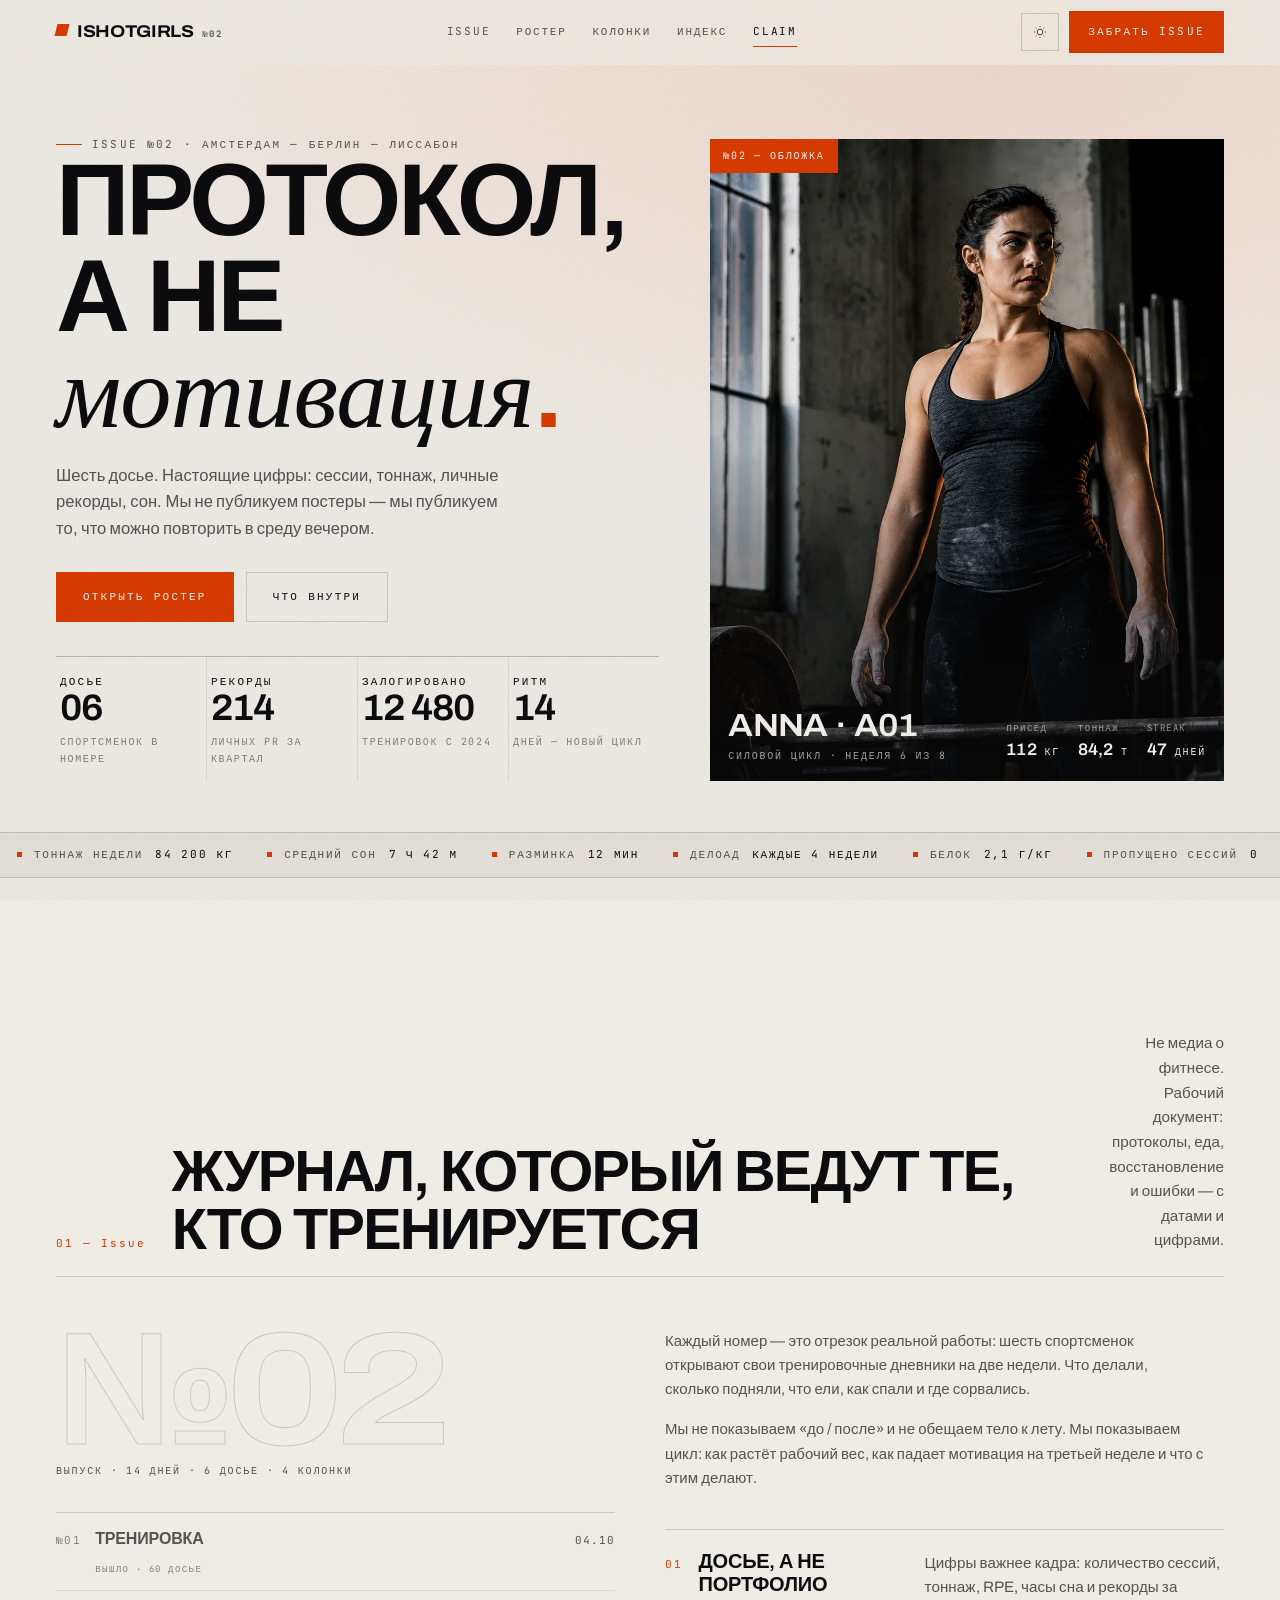
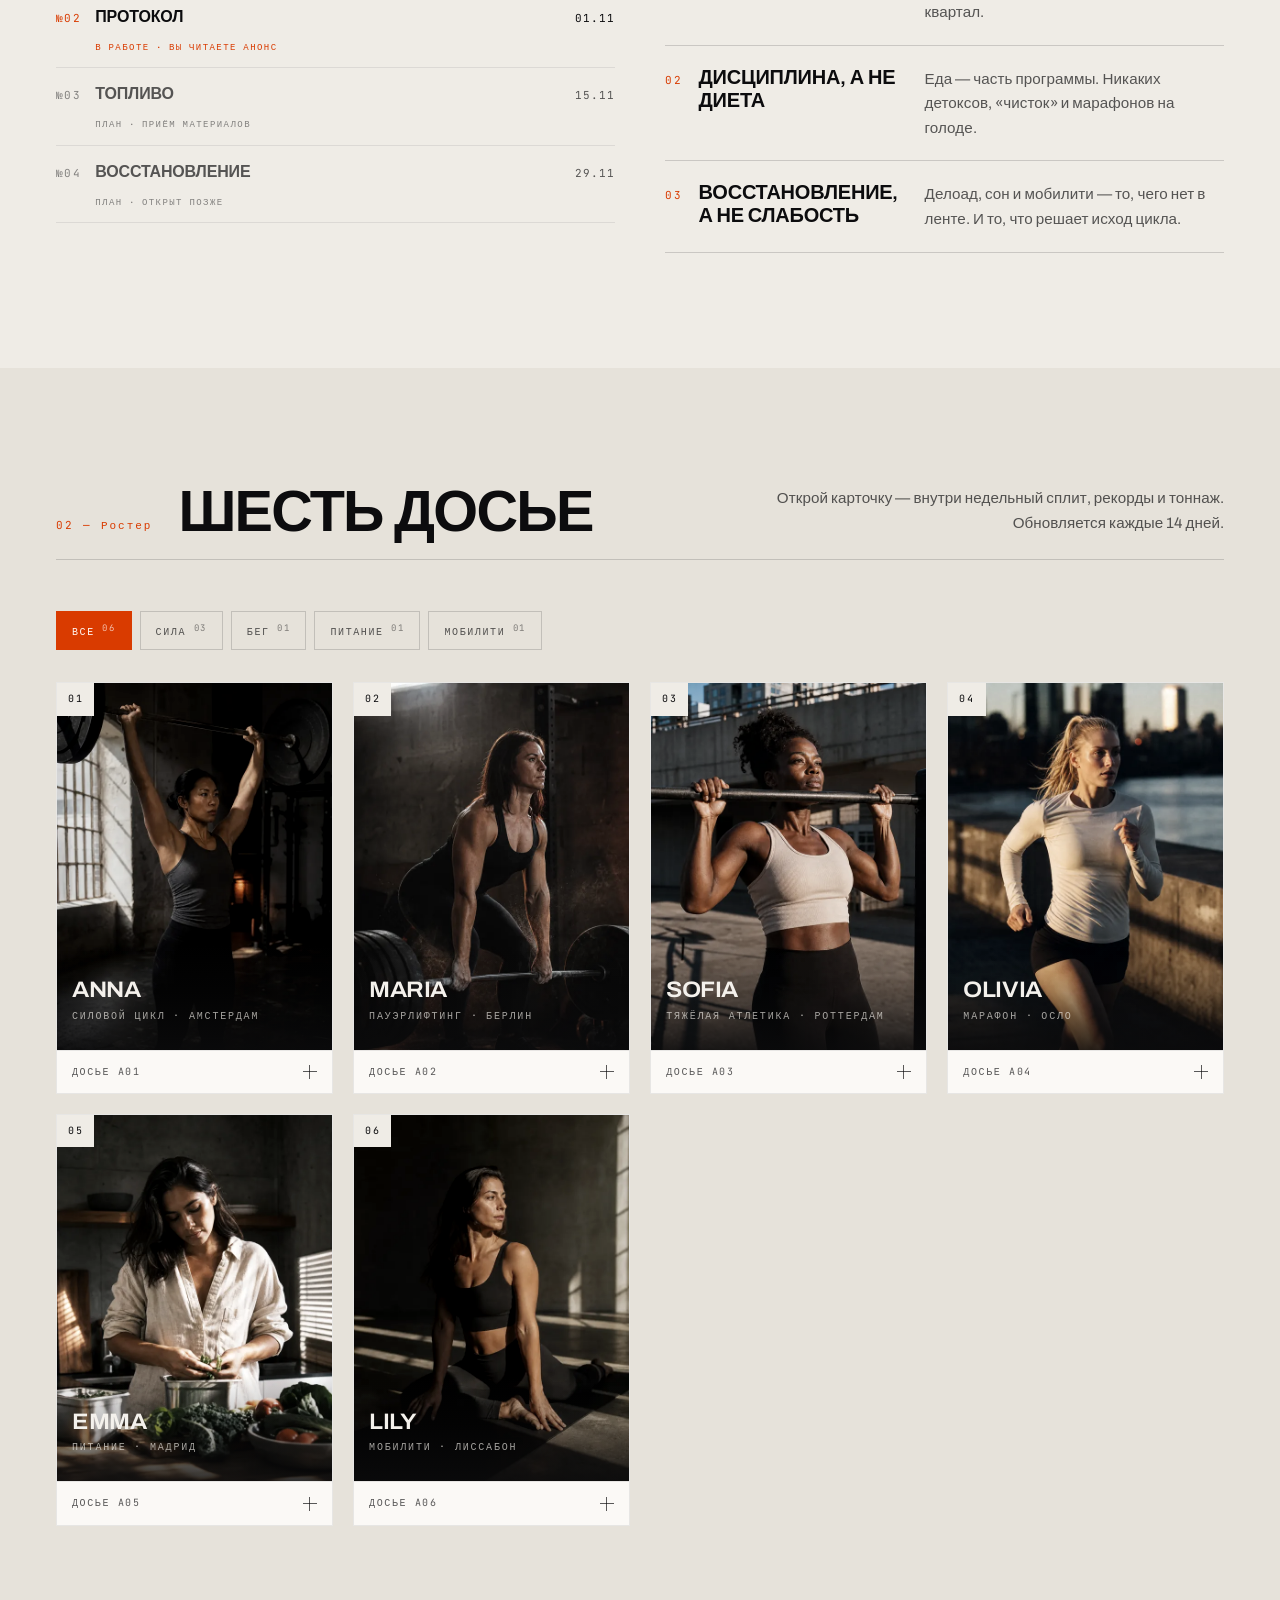
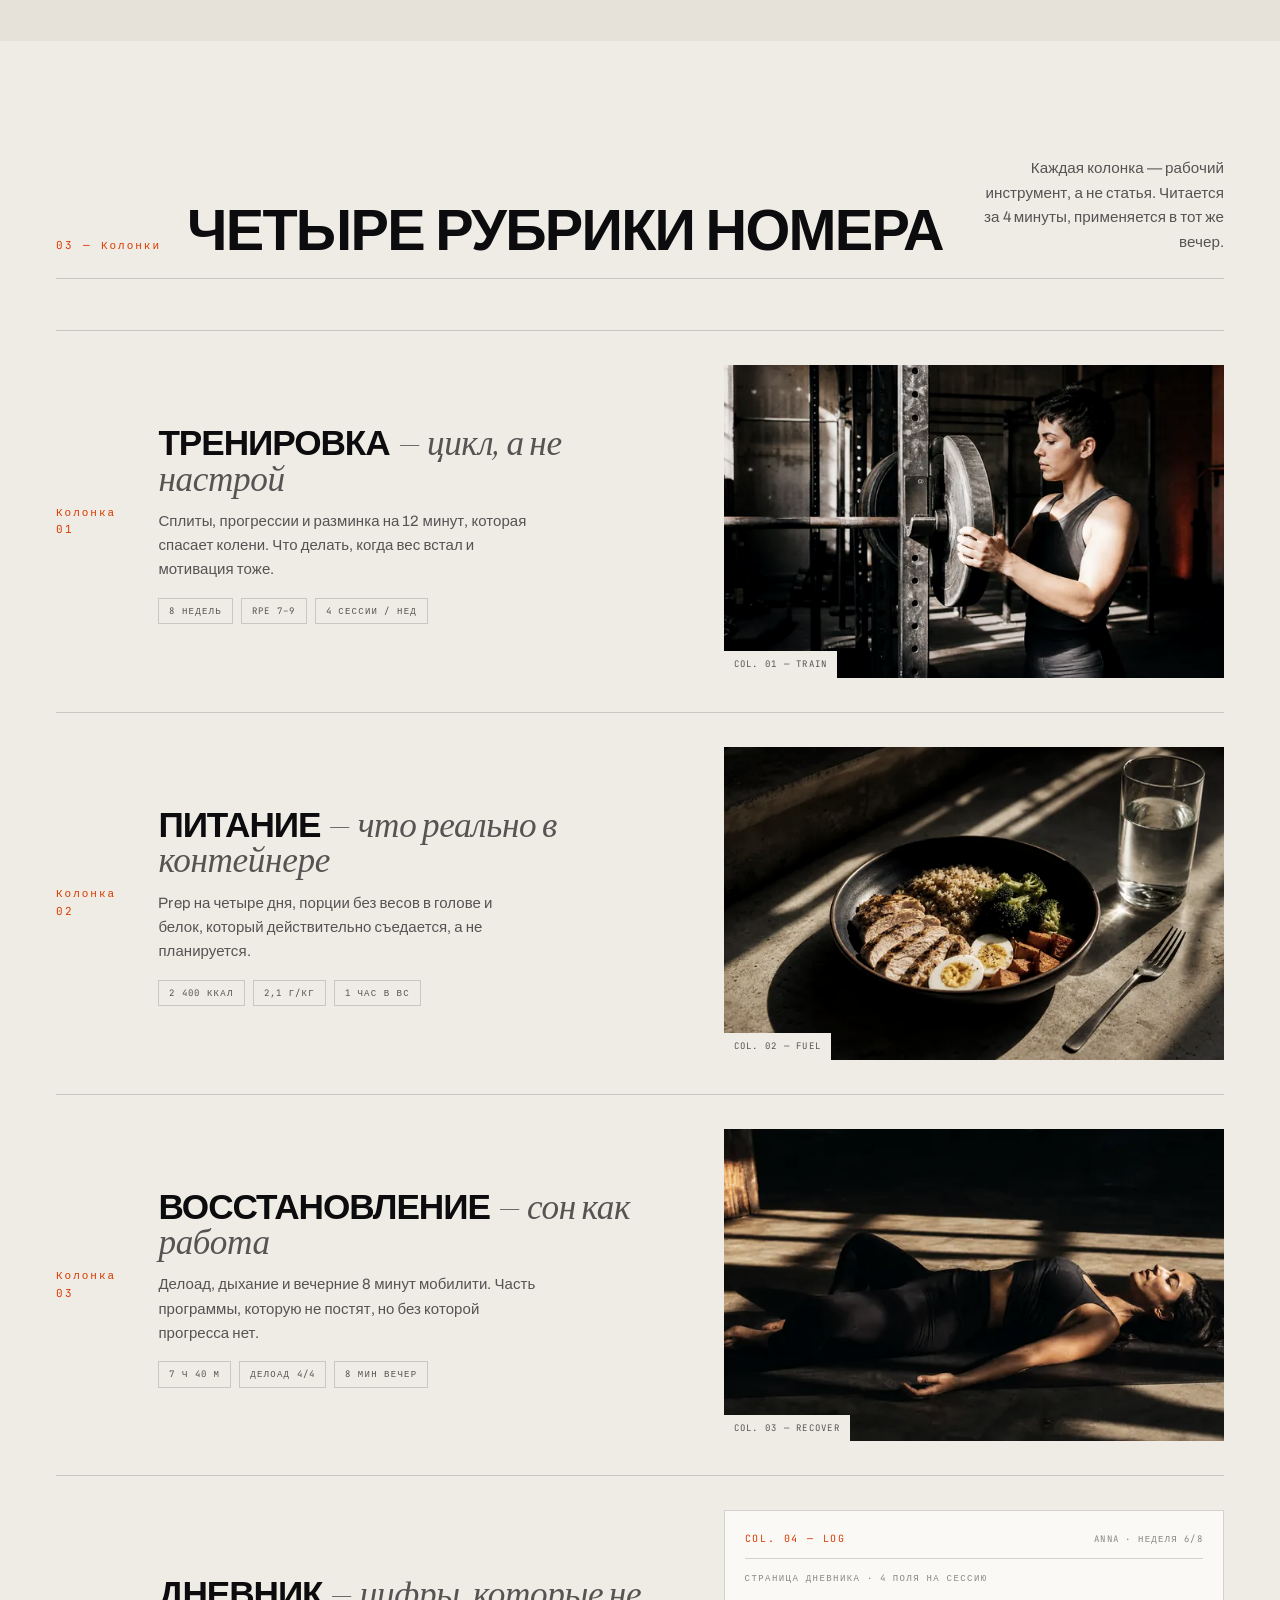
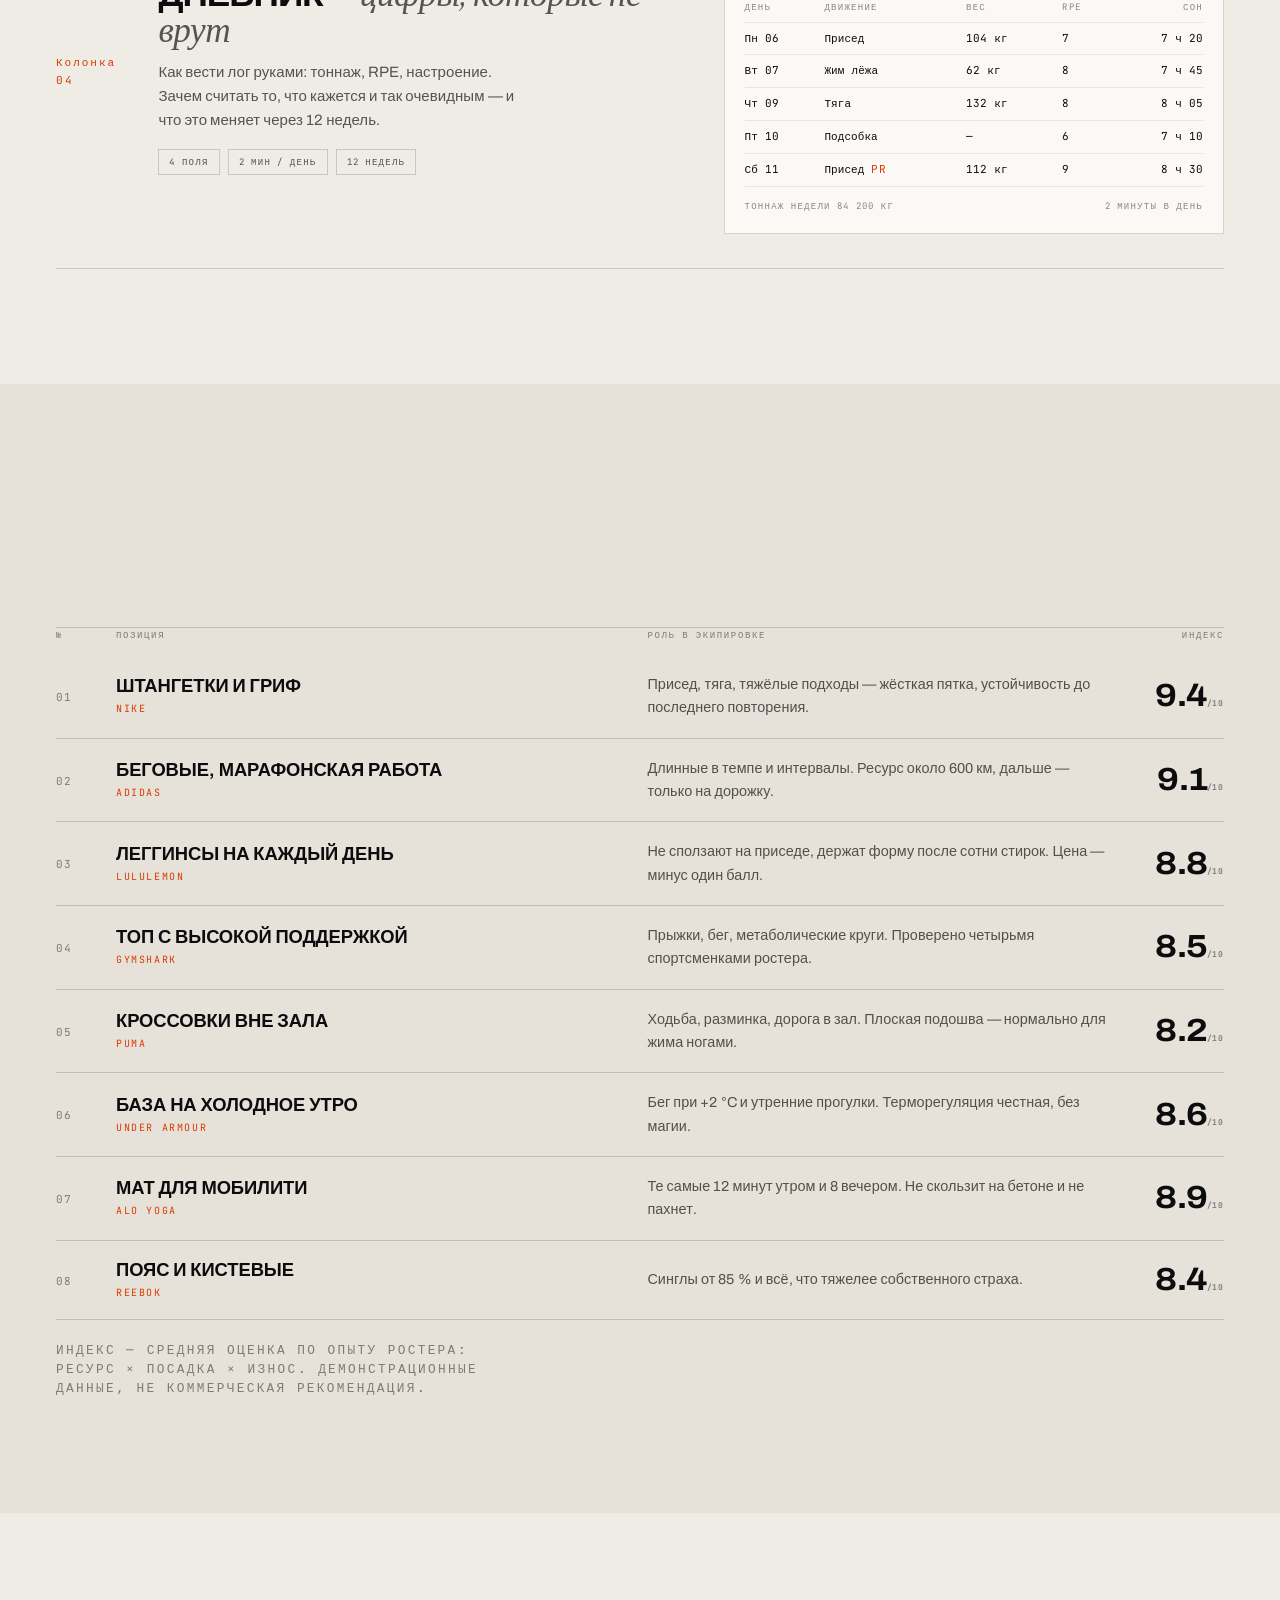
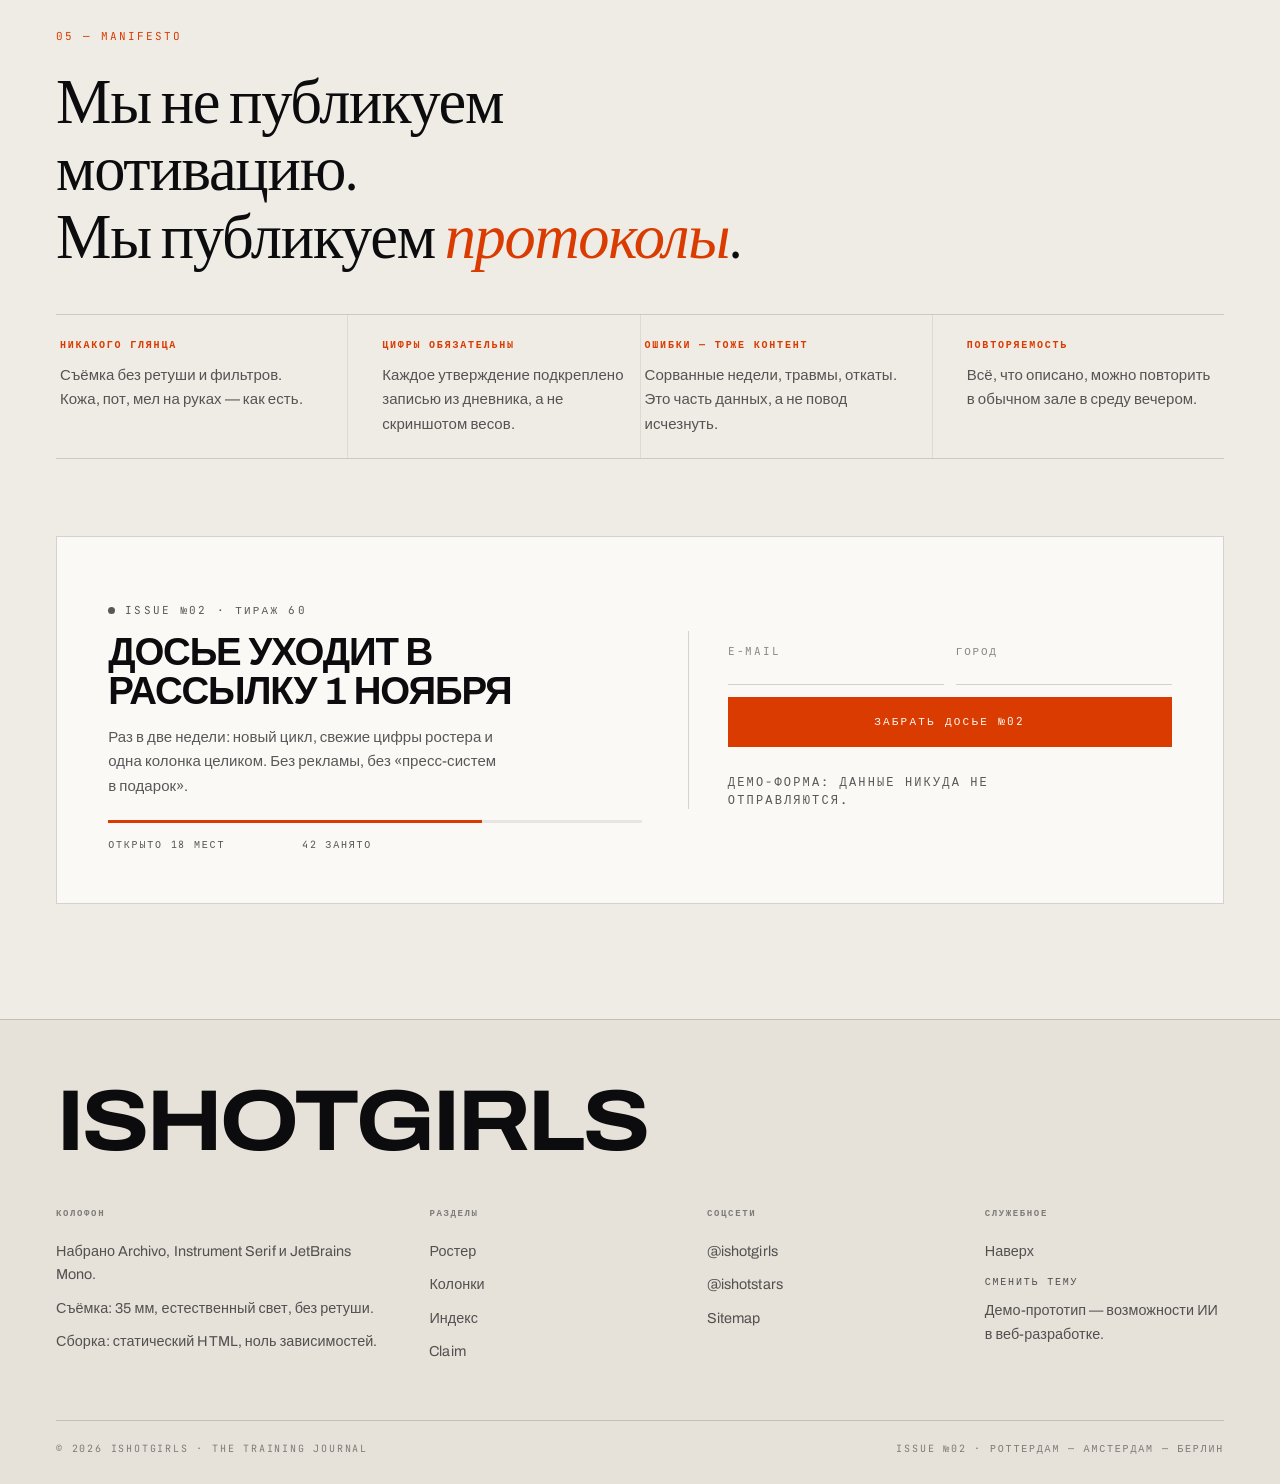
<file: index.html>
<!DOCTYPE html>
<html lang="ru" data-theme="dark">
<head>
<meta charset="utf-8">
<meta name="viewport" content="width=device-width, initial-scale=1, viewport-fit=cover">
<title>ISHOTGIRLS — The Training Journal · Issue №02</title>
<meta name="description" content="Протокол, а не мотивация. Рабочий журнал шести спортсменок: сессии, тоннаж, личные рекорды, еда и восстановление. Issue №02.">
<meta name="theme-color" content="#0B0B0C" media="(prefers-color-scheme: dark)">
<meta name="theme-color" content="#EFECE6" media="(prefers-color-scheme: light)">
<meta name="color-scheme" content="dark light">

<meta property="og:type" content="website">
<meta property="og:site_name" content="ISHOTGIRLS">
<meta property="og:title" content="ISHOTGIRLS — The Training Journal · Issue №02">
<meta property="og:description" content="Протокол, а не мотивация. Шесть досье: сессии, тоннаж, рекорды, еда, восстановление.">
<meta property="og:url" content="https://bestdeejay-design.github.io/ishotgirls/">
<meta property="og:image" content="https://bestdeejay-design.github.io/ishotgirls/assets/img/og-cover.jpg">
<meta property="og:image:width" content="1200">
<meta property="og:image:height" content="630">
<meta property="og:image:alt" content="ISHOTGIRLS — The Training Journal, Issue №02">
<meta name="twitter:card" content="summary_large_image">
<meta name="twitter:title" content="ISHOTGIRLS — The Training Journal · Issue №02">
<meta name="twitter:description" content="Протокол, а не мотивация. Шесть досье.">
<meta name="twitter:image" content="https://bestdeejay-design.github.io/ishotgirls/assets/img/og-cover.jpg">

<link rel="canonical" href="https://bestdeejay-design.github.io/ishotgirls/">
<link rel="icon" href="assets/favicon.svg" type="image/svg+xml">
<link rel="icon" href="assets/favicon-512.png" type="image/png" sizes="512x512">
<link rel="apple-touch-icon" href="assets/apple-touch-icon.png">
<link rel="sitemap" href="sitemap.xml">

<link rel="preload" href="assets/fonts/archivo-var.woff2" as="font" type="font/woff2" crossorigin>
<link rel="preload" href="assets/fonts/instrument-serif.woff2" as="font" type="font/woff2" crossorigin>
<link rel="preload" href="assets/img/hero-1000.webp" as="image" type="image/webp" fetchpriority="high">
<noscript><style>[data-reveal]{opacity:1!important;transform:none!important}.chip,.card__toggle,.to-top{display:none}.dossier{grid-template-rows:1fr!important}</style></noscript>

<script type="application/ld+json">
{"@context":"https://schema.org","@type":"Periodical","name":"ISHOTGIRLS — The Training Journal","url":"https://bestdeejay-design.github.io/ishotgirls/","description":"Протокол, а не мотивация. Рабочий журнал шести спортсменок.","inLanguage":"ru","issueNumber":"02","publisher":{"@type":"Organization","name":"ISHOTGIRLS"}}
</script>

<style>
/* ============================================================
   ISHOTGIRLS · DESIGN SYSTEM "CONCRETE / EMBER" · v2
   ─────────────────────────────────────────────────────────────
   Палитра:  ink #0B0B0C · bone #F4F1EC · ember #FF5A1F · steel #7B8794
   Шрифты:   Archivo (var, wght+wdth) · Instrument Serif (italic display)
             JetBrains Mono (var) — всё self-hosted, 280 KB на весь набор
   Сетка:    12 колонок, --pad fluid 20→56px, --max 1440px
   Токены темы переключаются атрибутом data-theme на <html>.
   ============================================================ */

/* ---------- 1. Fonts ---------- */
@font-face{font-family:"Archivo";src:url("assets/fonts/archivo-var.woff2") format("woff2-variations");font-weight:100 900;font-stretch:62% 125%;font-style:normal;font-display:swap}
@font-face{font-family:"Archivo";src:url("assets/fonts/archivo-var-italic.woff2") format("woff2-variations");font-weight:100 900;font-stretch:62% 125%;font-style:italic;font-display:swap}
@font-face{font-family:"Instrument Serif";src:url("assets/fonts/instrument-serif.woff2") format("woff2");font-weight:400;font-style:normal;font-display:swap}
@font-face{font-family:"Instrument Serif";src:url("assets/fonts/instrument-serif-italic.woff2") format("woff2");font-weight:400;font-style:italic;font-display:swap}
@font-face{font-family:"JetBrains Mono";src:url("assets/fonts/jetbrains-mono-var.woff2") format("woff2-variations");font-weight:100 800;font-style:normal;font-display:swap}

/* ---------- 2. Tokens ---------- */
:root{
  /* brand */
  --ink:#0B0B0C; --ink-2:#101013; --panel:#151519;
  --bone:#F4F1EC; --ember:#FF5A1F; --steel:#7B8794;
  /* type */
  --f-d:"Archivo","Helvetica Neue",Arial,sans-serif;
  --f-s:"Instrument Serif",Georgia,"Times New Roman",serif;
  --f-m:"JetBrains Mono",ui-monospace,"SFMono-Regular",Menlo,monospace;
  /* layout */
  --max:1440px;
  --pad:clamp(18px,4.4vw,56px);
  --nav-h:64px;
  /* motion */
  --ease:cubic-bezier(.22,.68,.24,1);
  --dur:.5s;
  /* dark theme (default) */
  --bg:var(--ink);
  --bg-2:var(--ink-2);
  --surface:var(--panel);
  --fg:var(--bone);
  --dim:rgba(244,241,236,.58);
  --faint:rgba(244,241,236,.34);
  --line:rgba(244,241,236,.15);
  --line-2:rgba(244,241,236,.07);
  --accent:var(--ember);
  --accent-ink:var(--ink);
}
[data-theme="light"]{
  --bg:#EFECE6; --bg-2:#E6E2DA; --surface:#FBF9F6;
  --fg:#0C0C0E;
  --dim:rgba(12,12,14,.68);
  --faint:rgba(12,12,14,.48);
  --line:rgba(12,12,14,.16);
  --line-2:rgba(12,12,14,.08);
  --accent:#D93B00;
  --accent-ink:#FFF7F2;
}

/* ---------- 3. Reset ---------- */
*,*::before,*::after{box-sizing:border-box}
*{margin:0;padding:0}
html{-webkit-text-size-adjust:100%;scroll-behavior:smooth;scroll-padding-top:calc(var(--nav-h) + 12px)}
body{
  background:var(--bg);color:var(--fg);
  font-family:var(--f-d);font-weight:400;font-size:clamp(15px,1.05vw,17px);
  line-height:1.62;letter-spacing:.004em;
  overflow-x:hidden;
  transition:background var(--dur) var(--ease),color var(--dur) var(--ease);
  -webkit-font-smoothing:antialiased;text-rendering:optimizeLegibility;
}
img,svg{display:block;max-width:100%}
img{height:auto;background:var(--bg-2)}
a{color:inherit;text-decoration:none}
button,input,select{font:inherit;color:inherit;background:none;border:0}
button{cursor:pointer}
ul,ol{list-style:none}
:focus-visible{outline:2px solid var(--accent);outline-offset:3px;border-radius:1px}
::selection{background:var(--accent);color:var(--accent-ink)}

/* ---------- 4. Type primitives ---------- */
.mono{font-family:var(--f-m);font-size:.6875rem;font-weight:400;letter-spacing:.2em;text-transform:uppercase;line-height:1.5}
.mono--xs{font-size:.625rem;letter-spacing:.18em}
.serif{font-family:var(--f-s);font-weight:400;letter-spacing:0}
.dim{color:var(--dim)} .faint{color:var(--faint)}
.ember{color:var(--accent)}
.display{
  font-family:var(--f-d);font-weight:600;
  font-variation-settings:"wdth" 108,"wght" 600;
  font-size:clamp(2.6rem,8.4vw,6.4rem);line-height:.94;letter-spacing:-.035em;
  text-transform:uppercase;
}
.h2{
  font-family:var(--f-d);font-weight:600;font-variation-settings:"wdth" 106,"wght" 600;
  font-size:clamp(1.9rem,5.2vw,3.6rem);line-height:1;letter-spacing:-.03em;text-transform:uppercase;
}
.h3{font-family:var(--f-d);font-weight:600;font-variation-settings:"wdth" 104,"wght" 600;
  font-size:clamp(1.15rem,2.4vw,1.6rem);line-height:1.1;letter-spacing:-.02em;text-transform:uppercase}
.serif-em{font-family:var(--f-s);font-style:italic;font-weight:400;text-transform:none;letter-spacing:-.01em}
.outline-num{
  font-family:var(--f-d);font-weight:700;font-variation-settings:"wdth" 120,"wght" 700;
  color:transparent;-webkit-text-stroke:1px var(--line);
  font-size:clamp(3.4rem,13vw,10rem);line-height:.78;letter-spacing:-.05em;
}

/* ---------- 5. Layout helpers ---------- */
.wrap{width:100%;max-width:var(--max);margin-inline:auto;padding-inline:var(--pad)}
.section{padding-block:clamp(64px,9vw,132px)}
.rule{height:1px;background:var(--line);border:0}
.skip{position:absolute;left:-9999px;top:0;z-index:200;background:var(--accent);color:var(--accent-ink);padding:12px 18px}
.skip:focus{left:8px;top:8px}

/* section header: № · title · note */
.shead{display:grid;grid-template-columns:auto 1fr;gap:14px 22px;align-items:end;
  padding-bottom:18px;border-bottom:1px solid var(--line);margin-bottom:clamp(28px,4vw,52px)}
.shead__idx{font-family:var(--f-m);font-size:.6875rem;letter-spacing:.18em;color:var(--accent);padding-bottom:.5em}
.shead__note{grid-column:2;color:var(--dim);max-width:52ch;font-size:.95rem}
@media (min-width:900px){
  .shead{grid-template-columns:auto auto 1fr;gap:26px}
  .shead__note{grid-column:3;text-align:right;justify-self:end;padding-bottom:.35em}
}

.kicker{display:inline-flex;align-items:center;gap:10px;color:var(--dim)}
.kicker::before{content:"";width:26px;height:1px;background:var(--accent)}

/* ---------- 6. Buttons ---------- */
.btn{
  --btn-bg:transparent;--btn-fg:var(--fg);--btn-bd:var(--line);
  display:inline-flex;align-items:center;justify-content:center;gap:10px;
  padding:15px 26px;background:var(--btn-bg);color:var(--btn-fg);border:1px solid var(--btn-bd);
  font-family:var(--f-m);font-size:.6875rem;letter-spacing:.2em;text-transform:uppercase;
  transition:background var(--dur) var(--ease),color var(--dur) var(--ease),border-color var(--dur) var(--ease),transform .18s var(--ease);
  position:relative;isolation:isolate;text-align:center;
}
.btn:hover{transform:translateY(-2px)}
.btn--solid{--btn-bg:var(--accent);--btn-fg:var(--accent-ink);--btn-bd:var(--accent)}
.btn--solid:hover{--btn-bg:var(--fg);--btn-bd:var(--fg);--btn-fg:var(--bg)}
.btn--ghost:hover{--btn-bd:var(--accent);--btn-fg:var(--accent)}
.btn--block{width:100%}
.btn__dot{width:7px;height:7px;background:currentColor;border-radius:50%}

/* ---------- 7. Nav ---------- */
.nav{position:fixed;inset:0 0 auto;z-index:60;background:color-mix(in srgb,var(--bg) 82%,transparent);
  backdrop-filter:blur(14px) saturate(140%);-webkit-backdrop-filter:blur(14px) saturate(140%);
  border-bottom:1px solid transparent;transition:border-color var(--dur) var(--ease),background var(--dur) var(--ease)}
.nav.is-stuck{border-bottom-color:var(--line)}
.nav__in{display:flex;align-items:center;justify-content:space-between;gap:18px;height:var(--nav-h)}
.brand{display:flex;align-items:baseline;gap:9px;font-weight:700;font-variation-settings:"wdth" 112,"wght" 700;
  font-size:1.0625rem;letter-spacing:-.02em;text-transform:uppercase}
.brand__m{width:12px;height:12px;flex:none;background:var(--accent);transform:translateY(-1px) skewX(-14deg)}
.brand__i{font-family:var(--f-m);font-size:.5625rem;letter-spacing:.16em;color:var(--dim);font-weight:400}
.nav__menu{display:none;gap:26px;align-items:center}
.nav__menu a{font-family:var(--f-m);font-size:.6875rem;letter-spacing:.16em;text-transform:uppercase;color:var(--dim);
  padding:6px 0;position:relative;transition:color .25s var(--ease)}
.nav__menu a::after{content:"";position:absolute;left:0;right:100%;bottom:0;height:1px;background:var(--accent);transition:right .3s var(--ease)}
.nav__menu a:hover,.nav__menu a[aria-current="true"]{color:var(--fg)}
.nav__menu a:hover::after,.nav__menu a[aria-current="true"]::after{right:0}
.nav__tools{display:flex;align-items:center;gap:10px}
.icon-btn{width:38px;height:38px;display:grid;place-items:center;border:1px solid var(--line);color:var(--dim);
  transition:color .25s var(--ease),border-color .25s var(--ease),background .25s var(--ease)}
.icon-btn:hover{color:var(--fg);border-color:var(--fg)}
.icon-btn svg{width:16px;height:16px;fill:none;stroke:currentColor;stroke-width:1.5}
.nav__cta{display:none}
.progress{position:fixed;top:0;left:0;height:2px;width:100%;transform:scaleX(0);transform-origin:0 50%;
  background:var(--accent);z-index:70;pointer-events:none}
@media (min-width:1000px){
  .nav__menu{display:flex}
  .nav__cta{display:inline-flex;padding:11px 18px}
  .burger{display:none}
}
/* mobile sheet */
.sheet{position:fixed;inset:0;z-index:80;background:var(--bg);display:grid;grid-template-rows:auto 1fr auto;
  padding:calc(var(--nav-h) + 6px) var(--pad) calc(22px + env(safe-area-inset-bottom));
  transform:translateY(-101%);transition:transform .45s var(--ease);visibility:hidden}
.sheet[data-open="true"]{transform:none;visibility:visible}
.sheet__links{display:flex;flex-direction:column;justify-content:center;gap:2px}
.sheet__links a{display:flex;align-items:baseline;gap:14px;padding:12px 0;border-bottom:1px solid var(--line-2);
  font-family:var(--f-d);font-weight:600;font-variation-settings:"wdth" 106,"wght" 600;
  font-size:clamp(1.7rem,9vw,2.6rem);line-height:1.05;letter-spacing:-.03em;text-transform:uppercase}
.sheet__links em{font-family:var(--f-m);font-style:normal;font-size:.625rem;letter-spacing:.16em;color:var(--accent);min-width:2.2em}
.sheet__foot{display:flex;justify-content:space-between;gap:12px;color:var(--dim)}

/* ---------- 8. Hero ---------- */
.hero{position:relative;padding-top:calc(var(--nav-h) + clamp(28px,6vw,64px));padding-bottom:clamp(20px,3vw,40px);overflow:hidden}
.hero::before{content:"";position:absolute;inset:0;pointer-events:none;
  background:radial-gradient(120% 80% at 78% 6%,rgba(255,90,31,.14),transparent 62%);
  opacity:.9;z-index:0}
.hero__in{position:relative;z-index:1;display:grid;gap:clamp(30px,5vw,54px)}
.hero__kicker{color:var(--dim)}
.hero__title{position:relative}
.hero__title em{white-space:nowrap}
.hero__lede{margin-top:20px;max-width:46ch;color:var(--dim);font-size:clamp(1rem,1.3vw,1.15rem)}
.hero__acts{display:flex;flex-wrap:wrap;gap:12px;margin-top:30px}
.hero__meta{margin-top:34px;display:grid;grid-template-columns:repeat(2,minmax(0,1fr));gap:1px;background:var(--line-2);
  border-top:1px solid var(--line)}
.hero__meta div{background:var(--bg);padding:16px 4px 14px}
.hero__meta b{display:block;font-family:var(--f-d);font-weight:600;font-variation-settings:"wdth" 104,"wght" 620;
  font-size:clamp(1.5rem,3.6vw,2.3rem);line-height:1;letter-spacing:-.03em}
.hero__meta span{display:block;margin-top:8px;font-family:var(--f-m);font-size:.625rem;letter-spacing:.16em;
  text-transform:uppercase;color:var(--faint)}
.hero__fig{position:relative;isolation:isolate}
.hero__fig img{width:100%;aspect-ratio:4/5;object-fit:cover;object-position:50% 22%;filter:saturate(.92) contrast(1.04)}
.hero__fig::after{content:"";position:absolute;inset:0;background:linear-gradient(to top,rgba(11,11,12,.72),transparent 56%);pointer-events:none}
.hero__tag{position:absolute;top:0;left:0;z-index:2;display:flex;align-items:center;gap:8px;
  background:var(--accent);color:var(--accent-ink);padding:9px 13px;
  font-family:var(--f-m);font-size:.625rem;letter-spacing:.18em;text-transform:uppercase}
.hero__spec{position:absolute;left:0;right:0;bottom:0;z-index:2;display:grid;grid-template-columns:1fr auto;
  gap:10px 16px;align-items:end;padding:18px;color:#F4F1EC}
.hero__spec dl{display:flex;gap:18px;flex-wrap:wrap}
.hero__spec dt{font-family:var(--f-m);font-size:.5625rem;letter-spacing:.16em;text-transform:uppercase;opacity:.62}
.hero__spec dd{font-family:var(--f-d);font-weight:600;font-variation-settings:"wdth" 104,"wght" 600;font-size:1.05rem}
.hero__name{font-family:var(--f-d);font-weight:600;font-variation-settings:"wdth" 108,"wght" 640;
  font-size:clamp(1.5rem,4vw,2rem);line-height:1;text-transform:uppercase;letter-spacing:-.02em}
.hero__rail{display:none}
@media (min-width:760px){
  .hero__meta{grid-template-columns:repeat(4,minmax(0,1fr))}
}
@media (min-width:1000px){
  .hero__in{grid-template-columns:1.08fr .92fr;align-items:end;gap:clamp(30px,4vw,72px)}
  .hero__fig img{aspect-ratio:4/5;max-height:78vh}
  .hero__rail{display:block;position:absolute;right:calc(-1 * var(--pad));top:calc(var(--nav-h) + 40px);
    writing-mode:vertical-rl;font-family:var(--f-m);font-size:.625rem;letter-spacing:.34em;
    text-transform:uppercase;color:var(--faint);transform:translateX(-100%)}
}

/* ---------- 9. Ticker ---------- */
.ticker{border-block:1px solid var(--line);overflow:hidden;background:var(--bg-2);margin-top:clamp(28px,4vw,56px)}
.ticker__track{display:flex;width:max-content;animation:slide 46s linear infinite}
.ticker:hover .ticker__track{animation-play-state:paused}
.ticker__set{display:flex;align-items:center;gap:34px;padding:13px 17px}
.ticker__i{display:flex;align-items:center;gap:12px;font-family:var(--f-m);font-size:.6875rem;letter-spacing:.16em;
  text-transform:uppercase;color:var(--dim);white-space:nowrap}
.ticker__i::before{content:"";width:5px;height:5px;background:var(--accent);flex:none}
.ticker__i b{color:var(--fg);font-weight:400}
@keyframes slide{to{transform:translateX(-50%)}}
@media (prefers-reduced-motion:reduce){.ticker__track{animation:none}}

/* ---------- 10. Issue block ---------- */
.issue{display:grid;gap:clamp(26px,4vw,50px)}
.issue__num{position:relative}
.issue__body p{color:var(--dim);max-width:60ch}
.issue__body p + p{margin-top:16px}
.specs{margin-top:clamp(24px,3vw,40px);border-top:1px solid var(--line)}
.spec{display:grid;grid-template-columns:auto 1fr;gap:6px 16px;padding:20px 0;border-bottom:1px solid var(--line);
  transition:padding-inline .4s var(--ease)}
.spec__n{font-family:var(--f-m);font-size:.6875rem;letter-spacing:.16em;color:var(--accent);padding-top:.35em}
.spec h3{font-family:var(--f-d);font-weight:600;font-variation-settings:"wdth" 104,"wght" 600;
  font-size:clamp(1rem,2vw,1.25rem);text-transform:uppercase;letter-spacing:-.01em;line-height:1.15}
.spec p{grid-column:2;color:var(--dim);font-size:.95rem;max-width:44ch}
@media (min-width:760px){
  .spec{grid-template-columns:auto minmax(210px,.7fr) 1fr;align-items:baseline}
  .spec p{grid-column:3}
  .spec:hover{padding-inline:14px 0}
}
.serial{margin-top:clamp(22px,3vw,34px);border-top:1px solid var(--line)}
.serial__row{display:grid;grid-template-columns:auto 1fr auto;gap:10px 14px;align-items:baseline;
  padding:13px 0;border-bottom:1px solid var(--line-2);color:var(--dim)}
.serial__row.is-now{color:var(--fg)}
.serial__n{font-family:var(--f-m);font-size:.6875rem;letter-spacing:.14em;color:var(--faint)}
.serial__row.is-now .serial__n{color:var(--accent)}
.serial__t{font-family:var(--f-d);font-weight:600;font-variation-settings:"wdth" 104,"wght" 620;
  font-size:1rem;text-transform:uppercase;letter-spacing:-.01em}
.serial__d{font-family:var(--f-m);font-size:.6875rem;letter-spacing:.1em}
.serial__s{grid-column:2 / -1;font-family:var(--f-m);font-size:.5625rem;letter-spacing:.16em;text-transform:uppercase;color:var(--faint)}
.serial__row.is-now .serial__s{color:var(--accent)}
@media (min-width:1000px){
  .issue{grid-template-columns:minmax(0,1fr) minmax(0,1fr);align-items:start}
  .issue__num{position:sticky;top:calc(var(--nav-h) + 30px)}
}

/* ---------- 11. Roster ---------- */
.filters{display:flex;flex-wrap:wrap;gap:8px;margin-bottom:clamp(20px,3vw,32px)}
.chip{padding:9px 15px;border:1px solid var(--line);color:var(--dim);
  font-family:var(--f-m);font-size:.625rem;letter-spacing:.16em;text-transform:uppercase;
  transition:color .25s var(--ease),border-color .25s var(--ease),background .25s var(--ease)}
.chip:hover{color:var(--fg);border-color:var(--fg)}
.chip[aria-pressed="true"]{background:var(--accent);border-color:var(--accent);color:var(--accent-ink)}
.chip sup{font-size:.5625rem;opacity:.7}

.roster{display:grid;gap:clamp(14px,1.6vw,22px);grid-template-columns:repeat(auto-fill,minmax(min(100%,264px),1fr))}
.card{position:relative;background:var(--surface);border:1px solid var(--line-2);overflow:hidden;
  transition:border-color .35s var(--ease),transform .35s var(--ease)}
.card:hover{border-color:var(--line)}
.card[hidden]{display:none}
.card__btn{display:block;width:100%;text-align:left;position:relative}
.card__media{position:relative;overflow:hidden}
.card__media img{width:100%;aspect-ratio:3/4;object-fit:cover;filter:grayscale(.24) contrast(1.05) saturate(.95);
  transition:transform .8s var(--ease),filter .6s var(--ease)}
.card:hover .card__media img,.card.is-open .card__media img{transform:scale(1.035);filter:grayscale(0) contrast(1.06)}
.card__idx{position:absolute;top:0;left:0;z-index:2;padding:8px 11px;background:var(--bg);color:var(--fg);
  font-family:var(--f-m);font-size:.625rem;letter-spacing:.16em}
.card.is-open .card__idx{background:var(--accent);color:var(--accent-ink)}
.card__reveal{position:absolute;inset:auto 0 0 0;z-index:2;padding:34px 15px 15px;
  background:linear-gradient(to top,rgba(11,11,12,.86),rgba(11,11,12,.28) 55%,transparent);color:#F4F1EC}
.card__name{font-family:var(--f-d);font-weight:600;font-variation-settings:"wdth" 108,"wght" 640;
  font-size:1.4rem;line-height:1;letter-spacing:-.02em;text-transform:uppercase}
.card__role{margin-top:6px;color:rgba(244,241,236,.66)}
.card__mini{display:flex;gap:14px;margin-top:12px;max-height:0;overflow:hidden;opacity:0;
  transition:max-height .45s var(--ease),opacity .35s var(--ease)}
.card:hover .card__mini,.card.is-open .card__mini{max-height:60px;opacity:1}
.card__mini b{display:block;font-family:var(--f-m);font-size:.8125rem;letter-spacing:0}
.card__mini span{font-family:var(--f-m);font-size:.5625rem;letter-spacing:.14em;text-transform:uppercase;opacity:.62}
.card__toggle{display:flex;align-items:center;justify-content:space-between;gap:10px;width:100%;
  padding:13px 15px;border-top:1px solid var(--line-2);color:var(--dim);
  font-family:var(--f-m);font-size:.625rem;letter-spacing:.16em;text-transform:uppercase;
  transition:color .25s var(--ease),background .25s var(--ease)}
.card__toggle:hover{color:var(--fg);background:var(--bg-2)}
.card__toggle i{width:14px;height:14px;flex:none;position:relative}
.card__toggle i::before,.card__toggle i::after{content:"";position:absolute;background:currentColor;transition:transform .35s var(--ease)}
.card__toggle i::before{left:0;right:0;top:50%;height:1px;margin-top:-.5px}
.card__toggle i::after{top:0;bottom:0;left:50%;width:1px;margin-left:-.5px}
.card.is-open .card__toggle i::after{transform:scaleY(0)}
.dossier{display:grid;grid-template-rows:0fr;transition:grid-template-rows .5s var(--ease)}
.card.is-open .dossier{grid-template-rows:1fr}
.dossier__in{overflow:hidden}
.dossier__pad{padding:4px 15px 20px;border-top:1px solid var(--line-2)}
.field{display:grid;grid-template-columns:1fr auto;gap:12px;padding:9px 0;border-bottom:1px solid var(--line-2);
  font-family:var(--f-m);font-size:.625rem;letter-spacing:.12em;text-transform:uppercase}
.field b{font-weight:400;letter-spacing:.04em;text-transform:none;color:var(--fg);text-align:right}
.field span{color:var(--faint)}
.bars{display:flex;align-items:flex-end;gap:5px;height:44px;margin:16px 0 6px}
.bars i{flex:1;background:var(--accent);opacity:.42;transition:height .6s var(--ease)}
.bars i:nth-child(n+5){opacity:.68}
.bars i:last-child,.bars i:nth-last-child(2){opacity:1}
.bars-cap{display:flex;justify-content:space-between;font-family:var(--f-m);font-size:.5625rem;
  letter-spacing:.14em;text-transform:uppercase;color:var(--faint)}
.quote{margin-top:16px;padding-left:14px;border-left:1px solid var(--accent);font-family:var(--f-s);font-style:italic;
  font-size:1.0625rem;line-height:1.4;color:var(--fg)}
.card__follow{margin-top:16px}

/* ---------- 12. Columns ---------- */
.cols{border-top:1px solid var(--line)}
.col{display:grid;gap:16px;padding:clamp(20px,3vw,34px) 0;border-bottom:1px solid var(--line);position:relative}
.col__n{font-family:var(--f-m);font-size:.6875rem;letter-spacing:.18em;color:var(--accent)}
.col__t{font-family:var(--f-d);font-weight:600;font-variation-settings:"wdth" 108,"wght" 640;
  font-size:clamp(1.5rem,4.4vw,2.4rem);line-height:1;letter-spacing:-.03em;text-transform:uppercase;margin-top:8px}
.col__t em{font-family:var(--f-s);font-style:italic;font-weight:400;text-transform:none;letter-spacing:-.01em;color:var(--dim)}
.col__p{color:var(--dim);margin-top:12px;max-width:42ch}
.col__meta{display:flex;flex-wrap:wrap;gap:8px;margin-top:16px}
.tag{padding:5px 10px;border:1px solid var(--line);font-family:var(--f-m);font-size:.5625rem;letter-spacing:.14em;
  text-transform:uppercase;color:var(--dim)}
.col__fig{position:relative;overflow:hidden;align-self:stretch}
.col__fig img{width:100%;aspect-ratio:16/10;object-fit:cover;filter:grayscale(.2) contrast(1.04);
  transition:transform .9s var(--ease),filter .6s var(--ease)}
.col:hover .col__fig img{transform:scale(1.04);filter:grayscale(0)}
.col__fig figcaption{position:absolute;left:0;bottom:0;background:var(--bg);padding:6px 10px;
  font-family:var(--f-m);font-size:.5625rem;letter-spacing:.14em;text-transform:uppercase;color:var(--dim)}
/* журнальный лог — визуал для колонки «Дневник» */
.logsheet{align-self:stretch;border:1px solid var(--line);background:var(--surface);padding:clamp(14px,2vw,20px)}
.logsheet__head{display:flex;justify-content:space-between;align-items:baseline;gap:12px;padding-bottom:10px;border-bottom:1px solid var(--line)}
.logsheet__title{font-family:var(--f-m);font-size:.625rem;letter-spacing:.18em;text-transform:uppercase;color:var(--accent)}
.logsheet__meta{font-family:var(--f-m);font-size:.5625rem;letter-spacing:.14em;text-transform:uppercase;color:var(--faint)}
.logsheet__table{width:100%;border-collapse:collapse;font-family:var(--f-m);font-size:.6875rem}
.logsheet__table caption{text-align:left;color:var(--faint);font-size:.5625rem;letter-spacing:.16em;text-transform:uppercase;padding:12px 0 8px}
.logsheet__table th,.logsheet__table td{padding:7px 0;text-align:left;border-bottom:1px solid var(--line-2);white-space:nowrap}
.logsheet__table th{color:var(--faint);font-weight:400;font-size:.5625rem;letter-spacing:.14em;text-transform:uppercase}
.logsheet__table td:last-child,.logsheet__table th:last-child{text-align:right}
.logsheet__table tbody tr:hover{color:var(--accent)}
.logsheet__up{color:var(--accent)}
.logsheet__foot{display:flex;justify-content:space-between;gap:12px;padding-top:12px;font-family:var(--f-m);
  font-size:.5625rem;letter-spacing:.14em;text-transform:uppercase;color:var(--faint)}
@media (max-width:520px){
  .logsheet{padding:12px}
  .logsheet__table{font-size:.5625rem}
  .logsheet__table th,.logsheet__table td{padding:6px 0}
}
@media (min-width:900px){
  .col{grid-template-columns:64px minmax(0,1fr) minmax(0,.95fr);gap:clamp(20px,3vw,40px);align-items:center}
  .col__t{font-size:clamp(1.6rem,3vw,2.2rem)}
}

/* ---------- 13. Index / spec table ---------- */
.table{border-top:1px solid var(--line)}
.thead{display:none}
.tr{display:grid;grid-template-columns:38px 1fr auto;gap:8px 14px;padding:16px 0;border-bottom:1px solid var(--line);
  position:relative;transition:background .3s var(--ease),padding-inline .3s var(--ease)}
.tr::before{content:"";position:absolute;left:0;top:0;bottom:0;width:2px;background:var(--accent);transform:scaleY(0);
  transform-origin:50% 0;transition:transform .35s var(--ease)}
.tr:hover::before{transform:scaleY(1)}
.tr:hover{background:var(--bg-2);padding-inline:14px 8px}
.tr__n{font-family:var(--f-m);font-size:.6875rem;color:var(--faint);letter-spacing:.12em;padding-top:.3em}
.tr__item{font-family:var(--f-d);font-weight:600;font-variation-settings:"wdth" 104,"wght" 620;
  font-size:clamp(1rem,1.6vw,1.15rem);text-transform:uppercase;letter-spacing:-.005em;line-height:1.2}
.tr__brand{margin-top:4px;font-family:var(--f-m);font-size:.625rem;letter-spacing:.16em;text-transform:uppercase;color:var(--accent)}
.tr__score{font-family:var(--f-d);font-weight:600;font-variation-settings:"wdth" 112,"wght" 700;
  font-size:clamp(1.4rem,2.6vw,2rem);line-height:1;letter-spacing:-.03em;text-align:right}
.tr__score sub{font-family:var(--f-m);font-size:.5rem;letter-spacing:.1em;color:var(--faint);vertical-align:baseline}
.tr__role{grid-column:2 / -1;color:var(--dim);font-size:.9rem}
.tr__bar{grid-column:2 / -1;height:2px;background:var(--line-2);position:relative;margin-top:4px}
.tr__bar i{position:absolute;inset:0 auto 0 0;background:var(--accent);width:var(--v,80%)}
@media (min-width:820px){
  .thead{display:grid;grid-template-columns:44px minmax(0,1.1fr) minmax(0,1fr) 92px;gap:16px;padding-bottom:12px;
    font-family:var(--f-m);font-size:.5625rem;letter-spacing:.18em;text-transform:uppercase;color:var(--faint)}
  .tr{grid-template-columns:44px minmax(0,1.1fr) minmax(0,1fr) 92px;align-items:center;gap:16px;padding:18px 0}
  .tr__role{grid-column:3;margin-top:0}
  .tr__bar{display:none}
  .tr__score{grid-column:4}
}
.index__note{margin-top:20px;color:var(--faint);font-size:.8rem;max-width:60ch}

/* ---------- 14. Manifest + claim ---------- */
.manifest{text-align:left}
.manifest__q{font-family:var(--f-s);font-size:clamp(1.7rem,5.6vw,3.9rem);line-height:1.08;letter-spacing:-.02em;max-width:24ch}
.manifest__q em{font-style:italic;color:var(--accent)}
.principles{margin-top:clamp(26px,4vw,44px);display:grid;gap:1px;background:var(--line-2);border-block:1px solid var(--line-2)}
.principle{background:var(--bg);padding:22px 4px}
.principle b{display:block;font-family:var(--f-m);font-size:.625rem;letter-spacing:.18em;text-transform:uppercase;color:var(--accent)}
.principle p{margin-top:10px;color:var(--dim);max-width:40ch}
@media (min-width:760px){
  .principles{grid-template-columns:repeat(2,1fr)}
  .principle:nth-child(odd){padding-right:34px}
  .principle:nth-child(even){padding-left:34px}
}
@media (min-width:1100px){.principles{grid-template-columns:repeat(4,1fr)}}

.claim{margin-top:clamp(40px,6vw,84px);border:1px solid var(--line);background:var(--surface);position:relative;overflow:hidden}
.claim__grid{display:grid;gap:clamp(24px,4vw,46px);padding:clamp(24px,4vw,52px)}
.claim__eyebrow{display:flex;align-items:center;gap:10px;color:var(--accent)}
.claim h3{margin-top:14px;font-family:var(--f-d);font-weight:600;font-variation-settings:"wdth" 106,"wght" 620;
  font-size:clamp(1.5rem,3.6vw,2.4rem);line-height:1.02;letter-spacing:-.03em;text-transform:uppercase}
.claim p{margin-top:14px;color:var(--dim);max-width:44ch}
.seats{margin-top:22px}
.seats__bar{height:3px;background:var(--line-2);position:relative;overflow:hidden}
.seats__bar i{position:absolute;inset:0 auto 0 0;background:var(--accent);width:70%}
.seats__cap{display:flex;justify-content:space-between;margin-top:10px;color:var(--faint)}
.form{display:grid;gap:12px}
.field-line{position:relative;border-bottom:1px solid var(--line);transition:border-color .3s var(--ease)}
.field-line:focus-within{border-color:var(--accent)}
.field-line label{position:absolute;left:0;top:12px;color:var(--faint);pointer-events:none;
  font-family:var(--f-m);font-size:.6875rem;letter-spacing:.16em;text-transform:uppercase;
  transition:transform .3s var(--ease),color .3s var(--ease)}
.field-line input{width:100%;padding:14px 0 12px;font-family:var(--f-d);font-weight:500;font-size:1.05rem}
.field-line input:focus + label,.field-line input:not(:placeholder-shown) + label{transform:translateY(-14px) scale(.82);color:var(--accent)}
.form__row{display:grid;gap:12px}
@media (min-width:560px){.form__row{grid-template-columns:1fr 1fr}}
.form__note{color:var(--faint);font-size:.75rem}
.receipt{margin-top:18px;border:1px dashed var(--line);padding:16px;background:var(--bg)}
.receipt[hidden]{display:none}
.receipt .field:last-child{border-bottom:0}
@media (min-width:900px){
  .claim__grid{grid-template-columns:1.05fr .95fr;align-items:center}
  .claim__grid > *:last-child{border-left:1px solid var(--line);padding-left:clamp(24px,3vw,44px)}
}

/* ---------- 15. Footer ---------- */
.footer{border-top:1px solid var(--line);padding-block:clamp(38px,5vw,64px) 28px;background:var(--bg-2)}
.footer__grid{display:grid;gap:clamp(24px,3vw,40px)}
.footer__word{font-family:var(--f-d);font-weight:700;font-variation-settings:"wdth" 116,"wght" 700;
  font-size:clamp(2.2rem,9vw,5.4rem);line-height:.86;letter-spacing:-.045em;text-transform:uppercase}
.footer__col h4{color:var(--faint);font-family:var(--f-m);font-size:.5625rem;letter-spacing:.18em;text-transform:uppercase;margin-bottom:14px}
.footer__col a,.footer__col p{display:block;color:var(--dim);padding:5px 0;font-size:.9rem;transition:color .25s var(--ease)}
.footer__col a:hover{color:var(--accent)}
.footer__bar{display:flex;flex-wrap:wrap;gap:10px 22px;justify-content:space-between;margin-top:clamp(30px,4vw,52px);
  padding-top:20px;border-top:1px solid var(--line);color:var(--faint)}
@media (min-width:760px){.footer__grid{grid-template-columns:1.4fr 1fr 1fr 1fr}}

/* ---------- 16. Misc ---------- */
.to-top{position:fixed;right:16px;bottom:calc(16px + env(safe-area-inset-bottom));z-index:60;width:44px;height:44px;
  display:grid;place-items:center;background:var(--bg);border:1px solid var(--line);color:var(--fg);
  opacity:0;visibility:hidden;transform:translateY(10px);transition:opacity .3s var(--ease),transform .3s var(--ease),visibility .3s}
.to-top.show{opacity:1;visibility:visible;transform:none}
.to-top:hover{background:var(--accent);color:var(--accent-ink);border-color:var(--accent)}
.grain{position:fixed;inset:0;z-index:90;pointer-events:none;opacity:.42;mix-blend-mode:soft-light;
  background-image:url("data:image/svg+xml;utf8,<svg xmlns='http://www.w3.org/2000/svg' width='160' height='160'><filter id='n'><feTurbulence type='fractalNoise' baseFrequency='.85' numOctaves='3' stitchTiles='stitch'/></filter><rect width='160' height='160' filter='url(%23n)' opacity='.5'/></svg>")}
[data-theme="light"] .grain{opacity:.3;mix-blend-mode:multiply}
[data-reveal]{opacity:0;transform:translateY(20px)}
html.no-js [data-reveal],.reveal-ready [data-reveal].in{opacity:1;transform:none}
[data-reveal]{transition:opacity .75s var(--ease),transform .75s var(--ease)}
@media (prefers-reduced-motion:reduce){
  html{scroll-behavior:auto}
  [data-reveal]{opacity:1;transform:none;transition:none}
  *,*::before,*::after{animation-duration:.001ms!important;transition-duration:.001ms!important}
}
/* ---------- 17. Print ---------- */
@media print{
  .nav,.sheet,.to-top,.progress,.grain,.ticker,.hero__acts,.form,.chip{display:none!important}
  body{background:#fff;color:#000}
  [data-reveal]{opacity:1!important;transform:none!important}
  .section{padding-block:24px;break-inside:avoid}
  .card,.col,.claim{break-inside:avoid;border-color:#999}
  .dossier{grid-template-rows:1fr!important}
}
/* ---------- 18. A11y utility ---------- */
.vh{position:absolute!important;width:1px;height:1px;margin:-1px;padding:0;overflow:hidden;clip:rect(0 0 0 0);white-space:nowrap;border:0}
</style>
</head>
<body>
<a class="skip mono" href="#main">Перейти к содержанию</a>
<div class="progress" id="progress" aria-hidden="true"></div>
<div class="grain" aria-hidden="true"></div>

<!-- ══════════ NAV ══════════ -->
<header class="nav" id="nav">
  <div class="wrap nav__in">
    <a class="brand" href="#top" aria-label="ISHOTGIRLS — на главную">
      <span class="brand__m" aria-hidden="true"></span>
      <span>ISHOTGIRLS</span>
      <span class="brand__i">№02</span>
    </a>
    <nav class="nav__menu" aria-label="Основная навигация">
      <a href="#issue">Issue</a>
      <a href="#roster">Ростер</a>
      <a href="#columns">Колонки</a>
      <a href="#index">Индекс</a>
      <a href="#claim">Claim</a>
    </nav>
    <div class="nav__tools">
      <button class="icon-btn" id="themeBtn" type="button" aria-label="Переключить тему" aria-pressed="false">
        <svg viewBox="0 0 24 24" aria-hidden="true"><path d="M12 3v2M12 19v2M3 12h2M19 12h2M5.6 5.6l1.4 1.4M17 17l1.4 1.4M18.4 5.6L17 7M7 17l-1.4 1.4"/><circle cx="12" cy="12" r="4.2"/></svg>
      </button>
      <a class="btn btn--solid nav__cta" href="#claim">Забрать Issue</a>
      <button class="icon-btn burger" id="burger" type="button" aria-label="Открыть меню" aria-expanded="false" aria-controls="sheet">
        <svg viewBox="0 0 24 24" aria-hidden="true"><path d="M4 8h16M4 16h16"/></svg>
      </button>
    </div>
  </div>
</header>

<!-- ══════════ MOBILE SHEET ══════════ -->
<div class="sheet" id="sheet" data-open="false" role="dialog" aria-modal="true" aria-label="Меню">
  <div></div>
  <nav class="sheet__links" aria-label="Мобильная навигация">
    <a href="#issue"><em>01</em> Issue</a>
    <a href="#roster"><em>02</em> Ростер</a>
    <a href="#columns"><em>03</em> Колонки</a>
    <a href="#index"><em>04</em> Индекс</a>
    <a href="#claim"><em>05</em> Claim</a>
  </nav>
  <div class="sheet__foot mono--xs mono">
    <span>Issue №02 · 2026</span>
    <button type="button" id="sheetClose" class="mono mono--xs" style="letter-spacing:.16em;color:var(--accent)">Закрыть</button>
  </div>
</div>

<main id="main">
<span id="top"></span>

<!-- ══════════ HERO ══════════ -->
<section class="hero" aria-labelledby="heroTitle">
  <div class="wrap hero__in">
    <div>
      <p class="kicker mono">Issue №02 · Амстердам — Берлин — Лиссабон</p>
      <h1 class="display hero__title" id="heroTitle" data-reveal>
        Протокол,<br>а не <span class="serif-em" style="text-transform:none">мотивация</span><span class="ember">.</span>
      </h1>
      <p class="hero__lede" data-reveal>Шесть досье. Настоящие цифры: сессии, тоннаж, личные рекорды, сон.
        Мы не публикуем постеры — мы публикуем то, что можно повторить в среду вечером.</p>
      <div class="hero__acts" data-reveal>
        <a class="btn btn--solid" href="#roster">Открыть ростер</a>
        <a class="btn btn--ghost" href="#columns">Что внутри</a>
      </div>
      <dl class="hero__meta" data-reveal>
        <div><dt class="mono">Досье</dt><b data-count="6" data-pad="2">06</b><span>спортсменок в номере</span></div>
        <div><dt class="mono">Рекорды</dt><b data-count="214">0</b><span>личных PR за квартал</span></div>
        <div><dt class="mono">Залогировано</dt><b data-count="12480">0</b><span>тренировок с 2024</span></div>
        <div><dt class="mono">Ритм</dt><b data-count="14">0</b><span>дней — новый цикл</span></div>
      </dl>
    </div>
    <figure class="hero__fig" data-reveal>
      <span class="hero__tag">№02 — обложка</span>
      <img src="assets/img/hero-1000.webp" srcset="assets/img/hero-700.webp 700w, assets/img/hero-1000.webp 1000w"
           sizes="(min-width:1000px) 44vw, 100vw" width="1000" height="1250" fetchpriority="high" decoding="async"
           alt="Атлетка у штанги в зале на рассвете — обложка Issue №02">
      <figcaption class="hero__spec">
        <div>
          <p class="hero__name">Anna · A01</p>
          <div class="mono mono--xs" style="color:rgba(244,241,236,.66);margin-top:6px">Силовой цикл · неделя 6 из 8</div>
        </div>
        <dl>
          <div><dt>Присед</dt><dd>112<small class="mono mono--xs"> кг</small></dd></div>
          <div><dt>Тоннаж</dt><dd>84,2<small class="mono mono--xs"> т</small></dd></div>
          <div><dt>Streak</dt><dd>47<small class="mono mono--xs"> дней</small></dd></div>
        </dl>
      </figcaption>
    </figure>
  </div>
  <p class="hero__rail" aria-hidden="true">Снято на 35 мм · без ретуши · без фильтров</p>

  <!-- ══════════ TICKER ══════════ -->
  <div class="ticker" aria-hidden="true">
    <div class="ticker__track">
      <div class="ticker__set">
        <span class="ticker__i">Тоннаж недели <b>84 200 кг</b></span>
        <span class="ticker__i">Средний сон <b>7 ч 42 м</b></span>
        <span class="ticker__i">Разминка <b>12 мин</b></span>
        <span class="ticker__i">Делоад <b>каждые 4 недели</b></span>
        <span class="ticker__i">Белок <b>2,1 г/кг</b></span>
        <span class="ticker__i">Пропущено сессий <b>0</b></span>
      </div>
      <div class="ticker__set">
        <span class="ticker__i">Тоннаж недели <b>84 200 кг</b></span>
        <span class="ticker__i">Средний сон <b>7 ч 42 м</b></span>
        <span class="ticker__i">Разминка <b>12 мин</b></span>
        <span class="ticker__i">Делоад <b>каждые 4 недели</b></span>
        <span class="ticker__i">Белок <b>2,1 г/кг</b></span>
        <span class="ticker__i">Пропущено сессий <b>0</b></span>
      </div>
    </div>
  </div>
</section>

<!-- ══════════ ISSUE ══════════ -->
<section class="section" id="issue" aria-labelledby="issueTitle">
  <div class="wrap">
    <div class="shead" data-reveal>
      <span class="shead__idx">01 — Issue</span>
      <h2 class="h2" id="issueTitle">Журнал, который ведут те, кто тренируется</h2>
      <p class="shead__note">Не медиа о фитнесе. Рабочий документ: протоколы, еда, восстановление и ошибки — с датами и цифрами.</p>
    </div>
    <div class="issue">
      <div class="issue__num" data-reveal>
        <p class="outline-num" aria-hidden="true">№02</p>
        <p class="mono mono--xs dim" style="margin-top:10px">Выпуск · 14 дней · 6 досье · 4 колонки</p>
        <ol class="serial">
          <li class="serial__row">
            <span class="serial__n">№01</span>
            <span class="serial__t">Тренировка</span>
            <span class="serial__d">04.10</span>
            <span class="serial__s">Вышло · 60 досье</span>
          </li>
          <li class="serial__row is-now">
            <span class="serial__n">№02</span>
            <span class="serial__t">Протокол</span>
            <span class="serial__d">01.11</span>
            <span class="serial__s">В работе · вы читаете анонс</span>
          </li>
          <li class="serial__row">
            <span class="serial__n">№03</span>
            <span class="serial__t">Топливо</span>
            <span class="serial__d">15.11</span>
            <span class="serial__s">План · приём материалов</span>
          </li>
          <li class="serial__row">
            <span class="serial__n">№04</span>
            <span class="serial__t">Восстановление</span>
            <span class="serial__d">29.11</span>
            <span class="serial__s">План · открыт позже</span>
          </li>
        </ol>
      </div>
      <div class="issue__body" data-reveal>
        <p>Каждый номер — это отрезок реальной работы: шесть спортсменок открывают свои тренировочные
           дневники на две недели. Что делали, сколько подняли, что ели, как спали и где сорвались.</p>
        <p>Мы не показываем «до / после» и не обещаем тело к лету. Мы показываем цикл: как растёт рабочий вес,
           как падает мотивация на третьей неделе и что с этим делают.</p>
        <div class="specs">
          <article class="spec">
            <span class="spec__n">01</span>
            <h3>Досье, а не портфолио</h3>
            <p>Цифры важнее кадра: количество сессий, тоннаж, RPE, часы сна и рекорды за квартал.</p>
          </article>
          <article class="spec">
            <span class="spec__n">02</span>
            <h3>Дисциплина, а не диета</h3>
            <p>Еда — часть программы. Никаких детоксов, «чисток» и марафонов на голоде.</p>
          </article>
          <article class="spec">
            <span class="spec__n">03</span>
            <h3>Восстановление, а не слабость</h3>
            <p>Делоад, сон и мобилити — то, чего нет в ленте. И то, что решает исход цикла.</p>
          </article>
        </div>
      </div>
    </div>
  </div>
</section>

<!-- ══════════ ROSTER ══════════ -->
<section class="section" id="roster" aria-labelledby="rosterTitle" style="background:var(--bg-2)">
  <div class="wrap">
    <div class="shead" data-reveal>
      <span class="shead__idx">02 — Ростер</span>
      <h2 class="h2" id="rosterTitle">Шесть досье</h2>
      <p class="shead__note">Открой карточку — внутри недельный сплит, рекорды и тоннаж. Обновляется каждые 14 дней.</p>
    </div>

    <div class="filters" role="group" aria-label="Фильтр по дисциплине" data-reveal>
      <button class="chip" type="button" data-filter="all" aria-pressed="true">Все <sup>06</sup></button>
      <button class="chip" type="button" data-filter="strength" aria-pressed="false">Сила <sup>03</sup></button>
      <button class="chip" type="button" data-filter="run" aria-pressed="false">Бег <sup>01</sup></button>
      <button class="chip" type="button" data-filter="food" aria-pressed="false">Питание <sup>01</sup></button>
      <button class="chip" type="button" data-filter="mobility" aria-pressed="false">Мобилити <sup>01</sup></button>
      <p class="vh" id="filterStatus" role="status" aria-live="polite"></p>
    </div>

    <div class="roster" id="rosterGrid">
      <!-- 01 ANNA -->
      <article class="card" data-tags="strength" data-reveal>
        <div class="card__btn">
          <span class="card__idx">01</span>
          <div class="card__media">
            <img src="assets/img/a01-600.webp" srcset="assets/img/a01-600.webp 600w, assets/img/a01-900.webp 900w"
                 sizes="(min-width:1200px) 23vw, (min-width:640px) 45vw, 92vw" width="900" height="1200" loading="lazy" decoding="async"
                 alt="Анна выполняет жим штанги над головой в зале">
            <div class="card__reveal">
              <p class="card__name">Anna</p>
              <p class="card__role mono mono--xs">Силовой цикл · Амстердам</p>
              <div class="card__mini">
                <div><b>214</b><span>сессий</span></div>
                <div><b>47</b><span>streak</span></div>
                <div><b>112</b><span>присед, кг</span></div>
              </div>
            </div>
          </div>
          <button class="card__toggle" type="button" aria-expanded="false" aria-controls="d01">
            <span>Досье A01</span><i aria-hidden="true"></i>
          </button>
        </div>
        <div class="dossier" id="d01">
          <div class="dossier__in"><div class="dossier__pad">
            <div class="field"><span>Возраст · город</span><b>28 · Амстердам</b></div>
            <div class="field"><span>Программа</span><b>5/3/1 + аксессуары</b></div>
            <div class="field"><span>Сессий / неделя</span><b>4</b></div>
            <div class="field"><span>Тоннаж цикла</span><b>84 200 кг</b></div>
            <div class="field"><span>Сон</span><b>7 ч 42 м</b></div>
            <div class="bars" aria-hidden="true">
              <i style="height:48%"></i><i style="height:62%"></i><i style="height:55%"></i><i style="height:78%"></i>
              <i style="height:70%"></i><i style="height:88%"></i><i style="height:96%"></i><i style="height:82%"></i>
            </div>
            <p class="bars-cap"><span>Неделя 1</span><span>Неделя 8</span></p>
            <blockquote class="quote">Прогресс — это скучно. Именно поэтому он работает.</blockquote>
            <a class="btn btn--ghost btn--block card__follow" href="#claim">Следить за циклом</a>
          </div></div>
        </div>
      </article>

      <!-- 02 MARIA -->
      <article class="card" data-tags="strength" data-reveal>
        <div class="card__btn">
          <span class="card__idx">02</span>
          <div class="card__media">
            <img src="assets/img/a02-600.webp" srcset="assets/img/a02-600.webp 600w, assets/img/a02-900.webp 900w"
                 sizes="(min-width:1200px) 23vw, (min-width:640px) 45vw, 92vw" width="900" height="1200" loading="lazy" decoding="async"
                 alt="Мария выполняет становую тягу со штангой">
            <div class="card__reveal">
              <p class="card__name">Maria</p>
              <p class="card__role mono mono--xs">Пауэрлифтинг · Берлин</p>
              <div class="card__mini">
                <div><b>168</b><span>сессий</span></div>
                <div><b>31</b><span>streak</span></div>
                <div><b>152</b><span>тяга, кг</span></div>
              </div>
            </div>
          </div>
          <button class="card__toggle" type="button" aria-expanded="false" aria-controls="d02">
            <span>Досье A02</span><i aria-hidden="true"></i>
          </button>
        </div>
        <div class="dossier" id="d02">
          <div class="dossier__in"><div class="dossier__pad">
            <div class="field"><span>Возраст · город</span><b>30 · Берлин</b></div>
            <div class="field"><span>Программа</span><b>Синглы + подсобка</b></div>
            <div class="field"><span>Сессий / неделя</span><b>3</b></div>
            <div class="field"><span>Тоннаж цикла</span><b>96 400 кг</b></div>
            <div class="field"><span>Сон</span><b>7 ч 15 м</b></div>
            <div class="bars" aria-hidden="true">
              <i style="height:52%"></i><i style="height:58%"></i><i style="height:66%"></i><i style="height:60%"></i>
              <i style="height:74%"></i><i style="height:80%"></i><i style="height:86%"></i><i style="height:92%"></i>
            </div>
            <p class="bars-cap"><span>Неделя 1</span><span>Неделя 8</span></p>
            <blockquote class="quote">Тяга любит терпение. Я — не очень, поэтому учусь.</blockquote>
            <a class="btn btn--ghost btn--block card__follow" href="#claim">Следить за циклом</a>
          </div></div>
        </div>
      </article>

      <!-- 03 SOFIA -->
      <article class="card" data-tags="strength" data-reveal>
        <div class="card__btn">
          <span class="card__idx">03</span>
          <div class="card__media">
            <img src="assets/img/a03-600.webp" srcset="assets/img/a03-600.webp 600w, assets/img/a03-900.webp 900w"
                 sizes="(min-width:1200px) 23vw, (min-width:640px) 45vw, 92vw" width="900" height="1200" loading="lazy" decoding="async"
                 alt="София держит штангу на плечах во время тяжёлой атлетики на улице">
            <div class="card__reveal">
              <p class="card__name">Sofia</p>
              <p class="card__role mono mono--xs">Тяжёлая атлетика · Роттердам</p>
              <div class="card__mini">
                <div><b>196</b><span>сессий</span></div>
                <div><b>52</b><span>streak</span></div>
                <div><b>78</b><span>рывок, кг</span></div>
              </div>
            </div>
          </div>
          <button class="card__toggle" type="button" aria-expanded="false" aria-controls="d03">
            <span>Досье A03</span><i aria-hidden="true"></i>
          </button>
        </div>
        <div class="dossier" id="d03">
          <div class="dossier__in"><div class="dossier__pad">
            <div class="field"><span>Возраст · город</span><b>32 · Роттердам</b></div>
            <div class="field"><span>Программа</span><b>Рывок / толчок, 5 дней</b></div>
            <div class="field"><span>Сессий / неделя</span><b>5</b></div>
            <div class="field"><span>Тоннаж цикла</span><b>61 800 кг</b></div>
            <div class="field"><span>Сон</span><b>8 ч 05 м</b></div>
            <div class="bars" aria-hidden="true">
              <i style="height:44%"></i><i style="height:56%"></i><i style="height:68%"></i><i style="height:64%"></i>
              <i style="height:72%"></i><i style="height:84%"></i><i style="height:79%"></i><i style="height:94%"></i>
            </div>
            <p class="bars-cap"><span>Неделя 1</span><span>Неделя 8</span></p>
            <blockquote class="quote">Техника — это уважение к снаряду и к своему телу.</blockquote>
            <a class="btn btn--ghost btn--block card__follow" href="#claim">Следить за циклом</a>
          </div></div>
        </div>
      </article>

      <!-- 04 OLIVIA -->
      <article class="card" data-tags="run" data-reveal>
        <div class="card__btn">
          <span class="card__idx">04</span>
          <div class="card__media">
            <img src="assets/img/a04-600.webp" srcset="assets/img/a04-600.webp 600w, assets/img/a04-900.webp 900w"
                 sizes="(min-width:1200px) 23vw, (min-width:640px) 45vw, 92vw" width="900" height="1200" loading="lazy" decoding="async"
                 alt="Оливия бежит по городской набережной на рассвете">
            <div class="card__reveal">
              <p class="card__name">Olivia</p>
              <p class="card__role mono mono--xs">Марафон · Осло</p>
              <div class="card__mini">
                <div><b>88</b><span>км / неделя</span></div>
                <div><b>26</b><span>streak</span></div>
                <div><b>3:12</b><span>марафон</span></div>
              </div>
            </div>
          </div>
          <button class="card__toggle" type="button" aria-expanded="false" aria-controls="d04">
            <span>Досье A04</span><i aria-hidden="true"></i>
          </button>
        </div>
        <div class="dossier" id="d04">
          <div class="dossier__in"><div class="dossier__pad">
            <div class="field"><span>Возраст · город</span><b>26 · Осло</b></div>
            <div class="field"><span>Программа</span><b>Поляризация 80/20</b></div>
            <div class="field"><span>Объём</span><b>88 км / неделя</b></div>
            <div class="field"><span>Пульс покоя</span><b>42 уд/мин</b></div>
            <div class="field"><span>Сон</span><b>8 ч 20 м</b></div>
            <div class="bars" aria-hidden="true">
              <i style="height:40%"></i><i style="height:52%"></i><i style="height:60%"></i><i style="height:70%"></i>
              <i style="height:64%"></i><i style="height:78%"></i><i style="height:86%"></i><i style="height:90%"></i>
            </div>
            <p class="bars-cap"><span>Неделя 1</span><span>Неделя 8</span></p>
            <blockquote class="quote">Медленные километры делают быстрые.</blockquote>
            <a class="btn btn--ghost btn--block card__follow" href="#claim">Следить за циклом</a>
          </div></div>
        </div>
      </article>

      <!-- 05 EMMA -->
      <article class="card" data-tags="food" data-reveal>
        <div class="card__btn">
          <span class="card__idx">05</span>
          <div class="card__media">
            <img src="assets/img/a05-600.webp" srcset="assets/img/a05-600.webp 600w, assets/img/a05-900.webp 900w"
                 sizes="(min-width:1200px) 23vw, (min-width:640px) 45vw, 92vw" width="900" height="1200" loading="lazy" decoding="async"
                 alt="Эмма готовит еду на кухне при утреннем свете">
            <div class="card__reveal">
              <p class="card__name">Emma</p>
              <p class="card__role mono mono--xs">Питание · Мадрид</p>
              <div class="card__mini">
                <div><b>2 400</b><span>ккал / день</span></div>
                <div><b>2,1</b><span>белок г/кг</span></div>
                <div><b>4</b><span>prep-дня</span></div>
              </div>
            </div>
          </div>
          <button class="card__toggle" type="button" aria-expanded="false" aria-controls="d05">
            <span>Досье A05</span><i aria-hidden="true"></i>
          </button>
        </div>
        <div class="dossier" id="d05">
          <div class="dossier__in"><div class="dossier__pad">
            <div class="field"><span>Возраст · город</span><b>27 · Мадрид</b></div>
            <div class="field"><span>Программа</span><b>Prep-воскресенье, 4 дня</b></div>
            <div class="field"><span>Калораж</span><b>2 400 ккал</b></div>
            <div class="field"><span>Белок</span><b>2,1 г / кг</b></div>
            <div class="field"><span>Сон</span><b>7 ч 50 м</b></div>
            <div class="bars" aria-hidden="true">
              <i style="height:56%"></i><i style="height:60%"></i><i style="height:72%"></i><i style="height:68%"></i>
              <i style="height:76%"></i><i style="height:82%"></i><i style="height:88%"></i><i style="height:84%"></i>
            </div>
            <p class="bars-cap"><span>Неделя 1</span><span>Неделя 8</span></p>
            <blockquote class="quote">Хороший контейнер в холодильнике сильнее силы воли в 21:00.</blockquote>
            <a class="btn btn--ghost btn--block card__follow" href="#claim">Следить за циклом</a>
          </div></div>
        </div>
      </article>

      <!-- 06 LILY -->
      <article class="card" data-tags="mobility" data-reveal>
        <div class="card__btn">
          <span class="card__idx">06</span>
          <div class="card__media">
            <img src="assets/img/a06-600.webp" srcset="assets/img/a06-600.webp 600w, assets/img/a06-900.webp 900w"
                 sizes="(min-width:1200px) 23vw, (min-width:640px) 45vw, 92vw" width="900" height="1200" loading="lazy" decoding="async"
                 alt="Лили выполняет упражнение на мобилити на мате в студии">
            <div class="card__reveal">
              <p class="card__name">Lily</p>
              <p class="card__role mono mono--xs">Мобилити · Лиссабон</p>
              <div class="card__mini">
                <div><b>12</b><span>мин / утро</span></div>
                <div><b>64</b><span>streak</span></div>
                <div><b>180°</b><span>шпагат</span></div>
              </div>
            </div>
          </div>
          <button class="card__toggle" type="button" aria-expanded="false" aria-controls="d06">
            <span>Досье A06</span><i aria-hidden="true"></i>
          </button>
        </div>
        <div class="dossier" id="d06">
          <div class="dossier__in"><div class="dossier__pad">
            <div class="field"><span>Возраст · город</span><b>31 · Лиссабон</b></div>
            <div class="field"><span>Программа</span><b>Утро 12 мин + вечер 8 мин</b></div>
            <div class="field"><span>Сессий / неделя</span><b>7</b></div>
            <div class="field"><span>Практика</span><b>920 дней подряд</b></div>
            <div class="field"><span>Сон</span><b>8 ч 10 м</b></div>
            <div class="bars" aria-hidden="true">
              <i style="height:60%"></i><i style="height:64%"></i><i style="height:70%"></i><i style="height:74%"></i>
              <i style="height:78%"></i><i style="height:82%"></i><i style="height:86%"></i><i style="height:92%"></i>
            </div>
            <p class="bars-cap"><span>Неделя 1</span><span>Неделя 8</span></p>
            <blockquote class="quote">Гибкость — это не цель, это доступ к движению.</blockquote>
            <a class="btn btn--ghost btn--block card__follow" href="#claim">Следить за циклом</a>
          </div></div>
        </div>
      </article>
    </div>
  </div>
</section>

<!-- ══════════ COLUMNS ══════════ -->
<section class="section" id="columns" aria-labelledby="colsTitle">
  <div class="wrap">
    <div class="shead" data-reveal>
      <span class="shead__idx">03 — Колонки</span>
      <h2 class="h2" id="colsTitle">Четыре рубрики номера</h2>
      <p class="shead__note">Каждая колонка — рабочий инструмент, а не статья. Читается за 4 минуты, применяется в тот же вечер.</p>
    </div>
    <div class="cols">
      <article class="col" data-reveal>
        <span class="col__n">Колонка 01</span>
        <div>
          <h3 class="col__t">Тренировка <em>— цикл, а не настрой</em></h3>
          <p class="col__p">Сплиты, прогрессии и разминка на 12 минут, которая спасает колени. Что делать,
             когда вес встал и мотивация тоже.</p>
          <div class="col__meta"><span class="tag">8 недель</span><span class="tag">RPE 7–9</span><span class="tag">4 сессии / нед</span></div>
        </div>
        <figure class="col__fig">
          <img src="assets/img/col-train-700.webp" srcset="assets/img/col-train-700.webp 700w, assets/img/col-train-1400.webp 1400w"
               sizes="(min-width:900px) 40vw, 92vw" width="1400" height="788" loading="lazy" decoding="async"
               alt="Атлетка устанавливает блины на штангу в зале">
          <figcaption>Col. 01 — Train</figcaption>
        </figure>
      </article>

      <article class="col" data-reveal>
        <span class="col__n">Колонка 02</span>
        <div>
          <h3 class="col__t">Питание <em>— что реально в контейнере</em></h3>
          <p class="col__p">Prep на четыре дня, порции без весов в голове и белок, который действительно
             съедается, а не планируется.</p>
          <div class="col__meta"><span class="tag">2 400 ккал</span><span class="tag">2,1 г/кг</span><span class="tag">1 час в вс</span></div>
        </div>
        <figure class="col__fig">
          <img src="assets/img/col-fuel-700.webp" srcset="assets/img/col-fuel-700.webp 700w, assets/img/col-fuel-1400.webp 1400w"
               sizes="(min-width:900px) 40vw, 92vw" width="1400" height="788" loading="lazy" decoding="async"
               alt="Контейнер с едой: курица, киноа, брокколи и яйца на бетонной поверхности">
          <figcaption>Col. 02 — Fuel</figcaption>
        </figure>
      </article>

      <article class="col" data-reveal>
        <span class="col__n">Колонка 03</span>
        <div>
          <h3 class="col__t">Восстановление <em>— сон как работа</em></h3>
          <p class="col__p">Делоад, дыхание и вечерние 8 минут мобилити. Часть программы, которую не постят,
             но без которой прогресса нет.</p>
          <div class="col__meta"><span class="tag">7 ч 40 м</span><span class="tag">делоад 4/4</span><span class="tag">8 мин вечер</span></div>
        </div>
        <figure class="col__fig">
          <img src="assets/img/col-recover-700.webp" srcset="assets/img/col-recover-700.webp 700w, assets/img/col-recover-1400.webp 1400w"
               sizes="(min-width:900px) 40vw, 92vw" width="1400" height="788" loading="lazy" decoding="async"
               alt="Атлетка лежит на мате в спокойной позе восстановления">
          <figcaption>Col. 03 — Recover</figcaption>
        </figure>
      </article>

      <article class="col" data-reveal>
        <span class="col__n">Колонка 04</span>
        <div>
          <h3 class="col__t">Дневник <em>— цифры, которые не врут</em></h3>
          <p class="col__p">Как вести лог руками: тоннаж, RPE, настроение. Зачем считать то, что кажется
             и так очевидным — и что это меняет через 12 недель.</p>
          <div class="col__meta"><span class="tag">4 поля</span><span class="tag">2 мин / день</span><span class="tag">12 недель</span></div>
        </div>
        <div class="logsheet">
          <div class="logsheet__head">
            <span class="logsheet__title">Col. 04 — Log</span>
            <span class="logsheet__meta">Anna · неделя 6/8</span>
          </div>
          <table class="logsheet__table">
            <caption>Страница дневника · 4 поля на сессию</caption>
            <thead>
              <tr><th scope="col">День</th><th scope="col">Движение</th><th scope="col">Вес</th><th scope="col">RPE</th><th scope="col">Сон</th></tr>
            </thead>
            <tbody>
              <tr><td>Пн 06</td><td>Присед</td><td>104 кг</td><td>7</td><td>7 ч 20</td></tr>
              <tr><td>Вт 07</td><td>Жим лёжа</td><td>62 кг</td><td>8</td><td>7 ч 45</td></tr>
              <tr><td>Чт 09</td><td>Тяга</td><td>132 кг</td><td>8</td><td>8 ч 05</td></tr>
              <tr><td>Пт 10</td><td>Подсобка</td><td>—</td><td>6</td><td>7 ч 10</td></tr>
              <tr><td>Сб 11</td><td>Присед <span class="logsheet__up">PR</span></td><td>112 кг</td><td>9</td><td>8 ч 30</td></tr>
            </tbody>
          </table>
          <p class="logsheet__foot"><span>Тоннаж недели 84 200 кг</span><span>2 минуты в день</span></p>
        </div>
      </article>
    </div>
  </div>
</section>

<!-- ══════════ INDEX ══════════ -->
<section class="section" id="index" aria-labelledby="idxTitle" style="background:var(--bg-2)">
  <div class="wrap">
    <div class="shead" data-reveal>
      <span class="shead__idx">04 — Индекс</span>
      <h2 class="h2" id="idxTitle">Что реально носят</h2>
      <p class="shead__note">Не реклама и не партнёрка. Индекс считает ростер по трём критериям: ресурс, посадка, износ.</p>
    </div>
    <div class="table" data-reveal>
      <div class="thead" aria-hidden="true">
        <span>№</span><span>Позиция</span><span>Роль в экипировке</span><span style="text-align:right">Индекс</span>
      </div>
      <div role="list">
        <article class="tr" role="listitem" style="--v:94%">
          <span class="tr__n">01</span>
          <div><h3 class="tr__item">Штангетки и гриф</h3><p class="tr__brand">Nike</p></div>
          <p class="tr__role">Присед, тяга, тяжёлые подходы — жёсткая пятка, устойчивость до последнего повторения.</p>
          <p class="tr__score">9.4<sub>/10</sub></p>
          <div class="tr__bar"><i></i></div>
        </article>
        <article class="tr" role="listitem" style="--v:91%">
          <span class="tr__n">02</span>
          <div><h3 class="tr__item">Беговые, марафонская работа</h3><p class="tr__brand">Adidas</p></div>
          <p class="tr__role">Длинные в темпе и интервалы. Ресурс около 600 км, дальше — только на дорожку.</p>
          <p class="tr__score">9.1<sub>/10</sub></p>
          <div class="tr__bar"><i></i></div>
        </article>
        <article class="tr" role="listitem" style="--v:88%">
          <span class="tr__n">03</span>
          <div><h3 class="tr__item">Леггинсы на каждый день</h3><p class="tr__brand">Lululemon</p></div>
          <p class="tr__role">Не сползают на приседе, держат форму после сотни стирок. Цена — минус один балл.</p>
          <p class="tr__score">8.8<sub>/10</sub></p>
          <div class="tr__bar"><i></i></div>
        </article>
        <article class="tr" role="listitem" style="--v:85%">
          <span class="tr__n">04</span>
          <div><h3 class="tr__item">Топ с высокой поддержкой</h3><p class="tr__brand">Gymshark</p></div>
          <p class="tr__role">Прыжки, бег, метаболические круги. Проверено четырьмя спортсменками ростера.</p>
          <p class="tr__score">8.5<sub>/10</sub></p>
          <div class="tr__bar"><i></i></div>
        </article>
        <article class="tr" role="listitem" style="--v:82%">
          <span class="tr__n">05</span>
          <div><h3 class="tr__item">Кроссовки вне зала</h3><p class="tr__brand">Puma</p></div>
          <p class="tr__role">Ходьба, разминка, дорога в зал. Плоская подошва — нормально для жима ногами.</p>
          <p class="tr__score">8.2<sub>/10</sub></p>
          <div class="tr__bar"><i></i></div>
        </article>
        <article class="tr" role="listitem" style="--v:86%">
          <span class="tr__n">06</span>
          <div><h3 class="tr__item">База на холодное утро</h3><p class="tr__brand">Under Armour</p></div>
          <p class="tr__role">Бег при +2 °C и утренние прогулки. Терморегуляция честная, без магии.</p>
          <p class="tr__score">8.6<sub>/10</sub></p>
          <div class="tr__bar"><i></i></div>
        </article>
        <article class="tr" role="listitem" style="--v:89%">
          <span class="tr__n">07</span>
          <div><h3 class="tr__item">Мат для мобилити</h3><p class="tr__brand">Alo Yoga</p></div>
          <p class="tr__role">Те самые 12 минут утром и 8 вечером. Не скользит на бетоне и не пахнет.</p>
          <p class="tr__score">8.9<sub>/10</sub></p>
          <div class="tr__bar"><i></i></div>
        </article>
        <article class="tr" role="listitem" style="--v:84%">
          <span class="tr__n">08</span>
          <div><h3 class="tr__item">Пояс и кистевые</h3><p class="tr__brand">Reebok</p></div>
          <p class="tr__role">Синглы от 85 % и всё, что тяжелее собственного страха.</p>
          <p class="tr__score">8.4<sub>/10</sub></p>
          <div class="tr__bar"><i></i></div>
        </article>
      </div>
    </div>
    <p class="index__note mono mono--xs">Индекс — средняя оценка по опыту ростера: ресурс × посадка × износ. Демонстрационные данные, не коммерческая рекомендация.</p>
  </div>
</section>

<!-- ══════════ MANIFEST + CLAIM ══════════ -->
<section class="section" id="claim" aria-labelledby="claimTitle">
  <div class="wrap">
    <div class="manifest" data-reveal>
      <p class="shead__idx mono" style="margin-bottom:18px">05 — Manifesto</p>
      <p class="manifest__q" id="claimTitle">Мы не публикуем мотивацию.<br>Мы публикуем <em>протоколы</em>.</p>
      <div class="principles">
        <div class="principle"><b>Никакого глянца</b><p>Съёмка без ретуши и фильтров. Кожа, пот, мел на руках — как есть.</p></div>
        <div class="principle"><b>Цифры обязательны</b><p>Каждое утверждение подкреплено записью из дневника, а не скриншотом весов.</p></div>
        <div class="principle"><b>Ошибки — тоже контент</b><p>Сорванные недели, травмы, откаты. Это часть данных, а не повод исчезнуть.</p></div>
        <div class="principle"><b>Повторяемость</b><p>Всё, что описано, можно повторить в обычном зале в среду вечером.</p></div>
      </div>
    </div>

    <div class="claim" data-reveal>
      <div class="claim__grid">
        <div>
          <p class="claim__eyebrow mono"><span class="btn__dot" aria-hidden="true"></span> Issue №02 · тираж 60</p>
          <h3>Досье уходит в рассылку 1 ноября</h3>
          <p>Раз в две недели: новый цикл, свежие цифры ростера и одна колонка целиком.
             Без рекламы, без «пресс-систем в подарок».</p>
          <div class="seats">
            <div class="seats__bar"><i></i></div>
            <p class="seats__cap mono mono--xs"><span>Открыто 18 мест</span><span>42 занято</span></p>
          </div>
        </div>
        <form class="form" id="claimForm" novalidate>
          <div class="form__row">
            <div class="field-line">
              <input id="email" name="email" type="email" placeholder=" " autocomplete="email" required>
              <label for="email">E-mail</label>
            </div>
            <div class="field-line">
              <input id="city" name="city" type="text" placeholder=" " autocomplete="address-level2">
              <label for="city">Город</label>
            </div>
          </div>
          <button class="btn btn--solid btn--block" type="submit">Забрать досье №02</button>
          <p class="form__note mono mono--xs" id="formNote">Демо-форма: данные никуда не отправляются.</p>
          <div class="receipt" id="receipt" hidden aria-live="polite">
            <div class="field"><span>Статус</span><b>Заявка принята</b></div>
            <div class="field"><span>Позиция в очереди</span><b id="recPos">043 / 060</b></div>
            <div class="field"><span>Город</span><b id="recCity">—</b></div>
            <div class="field"><span>Отправка досье</span><b>01.11 · 09:00 CET</b></div>
          </div>
        </form>
      </div>
    </div>
  </div>
</section>
</main>

<!-- ══════════ FOOTER ══════════ -->
<footer class="footer">
  <div class="wrap">
    <p class="footer__word" data-reveal>ISHOTGIRLS</p>
    <div class="footer__grid" style="margin-top:clamp(24px,4vw,48px)">
      <div class="footer__col">
        <h4>Колофон</h4>
        <p>Набрано Archivo, Instrument Serif и JetBrains Mono.</p>
        <p>Съёмка: 35 мм, естественный свет, без ретуши.</p>
        <p>Сборка: статический HTML, ноль зависимостей.</p>
      </div>
      <div class="footer__col">
        <h4>Разделы</h4>
        <a href="#roster">Ростер</a>
        <a href="#columns">Колонки</a>
        <a href="#index">Индекс</a>
        <a href="#claim">Claim</a>
      </div>
      <div class="footer__col">
        <h4>Соцсети</h4>
        <a href="https://instagram.com/ishotgirls" target="_blank" rel="noopener">@ishotgirls</a>
        <a href="https://instagram.com/ishotstars" target="_blank" rel="noopener">@ishotstars</a>
        <a href="sitemap.xml">Sitemap</a>
      </div>
      <div class="footer__col">
        <h4>Служебное</h4>
        <a href="#top">Наверх</a>
        <button type="button" id="themeBtn2" class="mono mono--xs" style="color:var(--dim);padding:5px 0;text-align:left">Сменить тему</button>
        <p>Демо-прототип — возможности ИИ в веб-разработке.</p>
      </div>
    </div>
    <div class="footer__bar mono mono--xs">
      <span>© 2026 ISHOTGIRLS · The Training Journal</span>
      <span>Issue №02 · Роттердам — Амстердам — Берлин</span>
    </div>
  </div>
</footer>

<button class="to-top" id="toTop" type="button" aria-label="Наверх">
  <svg viewBox="0 0 24 24" width="18" height="18" fill="none" stroke="currentColor" stroke-width="1.5" aria-hidden="true"><path d="M12 19V5M6 11l6-6 6 6"/></svg>
</button>

<script>
document.documentElement.classList.add('reveal-ready');
const $  = (s, c = document) => c.querySelector(s);
const $$ = (s, c = document) => Array.from(c.querySelectorAll(s));
const reduce = matchMedia('(prefers-reduced-motion: reduce)').matches;

/* ---- 1. Тема: системная по умолчанию, ручной выбор запоминается ---- */
const root = document.documentElement;
const themeBtn = $('#themeBtn');
const setTheme = (t) => {
  root.dataset.theme = t;
  themeBtn?.setAttribute('aria-pressed', String(t === 'light'));
  $$('meta[name="theme-color"]').forEach((m) => { /* браузер сам выберет media-подходящий */ });
  try { localStorage.setItem('ishot-theme', t); } catch (e) {}
};
(() => {
  let saved = null;
  try { saved = localStorage.getItem('ishot-theme'); } catch (e) {}
  const sys = matchMedia('(prefers-color-scheme: light)').matches ? 'light' : 'dark';
  setTheme(saved || sys);
  matchMedia('(prefers-color-scheme: light)').addEventListener('change', (e) => {
    let s = null; try { s = localStorage.getItem('ishot-theme'); } catch (err) {}
    if (!s) setTheme(e.matches ? 'light' : 'dark');
  });
})();
const flip = () => setTheme(root.dataset.theme === 'light' ? 'dark' : 'light');
themeBtn?.addEventListener('click', flip);
$('#themeBtn2')?.addEventListener('click', flip);

/* ---- 2. Мобильное меню ---- */
const sheet = $('#sheet'), burger = $('#burger');
const setSheet = (open) => {
  sheet.dataset.open = String(open);
  burger.setAttribute('aria-expanded', String(open));
  burger.setAttribute('aria-label', open ? 'Закрыть меню' : 'Открыть меню');
  document.body.style.overflow = open ? 'hidden' : '';
  if (open) $('.sheet__links a', sheet)?.focus();
};
burger?.addEventListener('click', () => setSheet(sheet.dataset.open !== 'true'));
$('#sheetClose')?.addEventListener('click', () => { setSheet(false); burger.focus(); });
$$('.sheet__links a').forEach((a) => a.addEventListener('click', () => setSheet(false)));
addEventListener('keydown', (e) => { if (e.key === 'Escape' && sheet.dataset.open === 'true') { setSheet(false); burger.focus(); } });

/* ---- 3. Скролл: прогресс, шапка, кнопка «наверх» ---- */
const nav = $('#nav'), toTop = $('#toTop'), bar = $('#progress');
let raf = false;
const onScroll = () => {
  const y = scrollY;
  const max = document.documentElement.scrollHeight - innerHeight;
  bar.style.transform = `scaleX(${max > 0 ? Math.min(y / max, 1) : 0})`;
  nav.classList.toggle('is-stuck', y > 8);
  toTop.classList.toggle('show', y > innerHeight * 0.9);
  raf = false;
};
addEventListener('scroll', () => { if (!raf) { raf = true; requestAnimationFrame(onScroll); } }, { passive: true });
onScroll();
toTop.addEventListener('click', () => scrollTo({ top: 0, behavior: reduce ? 'auto' : 'smooth' }));

/* ---- 4. Появление блоков ---- */
if (reduce) {
  $$('[data-reveal]').forEach((el) => el.classList.add('in'));
} else {
  const io = new IntersectionObserver((entries) => {
    entries.forEach((en, i) => {
      if (!en.isIntersecting) return;
      const el = en.target;
      const d = Math.min($$('[data-reveal]', el.parentElement).indexOf(el), 5) * 70;
      setTimeout(() => el.classList.add('in'), d);
      io.unobserve(el);
    });
  }, { rootMargin: '0px 0px -12% 0px', threshold: 0.06 });
  $$('[data-reveal]').forEach((el) => io.observe(el));
}

/* ---- 5. Счётчики в hero ---- */
const fmt = (n, pad) => (pad ? String(n).padStart(Number(pad), '0') : n.toLocaleString('ru-RU').replace(/,/g, ' '));
const counters = $$('[data-count]');
const countUp = (el) => {
  const target = Number(el.dataset.count), pad = el.dataset.pad;
  if (reduce) { el.textContent = fmt(target, pad); return; }
  const dur = 1100, t0 = performance.now();
  const step = (t) => {
    const p = Math.min((t - t0) / dur, 1);
    const e = 1 - Math.pow(1 - p, 3);
    el.textContent = fmt(Math.round(target * e), pad);
    if (p < 1) requestAnimationFrame(step);
  };
  requestAnimationFrame(step);
};
const cio = new IntersectionObserver((es) => es.forEach((e) => { if (e.isIntersecting) { countUp(e.target); cio.unobserve(e.target); } }), { threshold: 0.4 });
counters.forEach((c) => { c.textContent = '0'; cio.observe(c); });

/* ---- 6. Досье в карточках ---- */
$$('.card__toggle').forEach((btn) => {
  btn.addEventListener('click', () => {
    const card = btn.closest('.card');
    const open = card.classList.toggle('is-open');
    btn.setAttribute('aria-expanded', String(open));
    $('span', btn).textContent = open ? 'Свернуть досье' : 'Досье ' + card.querySelector('.card__idx').textContent.trim().replace(/^0/, 'A0');
  });
});

/* ---- 7. Фильтр ростера ---- */
const chips = $$('.chip'), cards = $$('#rosterGrid .card');
chips.forEach((chip) => chip.addEventListener('click', () => {
  chips.forEach((c) => c.setAttribute('aria-pressed', String(c === chip)));
  const f = chip.dataset.filter;
  let shown = 0;
  cards.forEach((card, i) => {
    const show = f === 'all' || card.dataset.tags.split(' ').includes(f);
    card.hidden = !show;
    if (show) shown++;
    if (show && !reduce) {
      card.classList.remove('in');
      requestAnimationFrame(() => setTimeout(() => card.classList.add('in'), i * 45));
    }
  });
  const status = $('#filterStatus');
  if (status) status.textContent = `Показано ${shown} из ${cards.length} досье — фильтр «${chip.textContent.replace(/\s*\d+\s*$/, '').trim()}».`;
}));

/* ---- 8. Скролл-спай в навигации ---- */
const links = $$('.nav__menu a');
const sections = links.map((a) => $(a.getAttribute('href'))).filter(Boolean);
if (sections.length) {
  const sio = new IntersectionObserver((es) => {
    es.forEach((e) => {
      if (!e.isIntersecting) return;
      links.forEach((l) => l.removeAttribute('aria-current'));
      const link = links.find((l) => l.getAttribute('href') === '#' + e.target.id);
      link?.setAttribute('aria-current', 'true');
    });
  }, { rootMargin: '-45% 0px -50% 0px' });
  sections.forEach((s) => sio.observe(s));
}

/* ---- 9. Форма ---- */
$('#claimForm')?.addEventListener('submit', (e) => {
  e.preventDefault();
  const email = $('#email'), city = $('#city');
  const ok = /^[^\s@]+@[^\s@]+\.[^\s@]{2,}$/.test(email.value.trim());
  const note = $('#formNote');
  note.style.color = ok ? '' : 'var(--accent)';
  note.textContent = ok ? 'Демо-форма: данные никуда не отправляются.' : 'Нужен корректный e-mail, чтобы продолжить.';
  if (!ok) { email.focus(); return; }
  const pos = String(42 + Math.floor(Math.random() * 4) + 1).padStart(3, '0');
  $('#recPos').textContent = `${pos} / 060`;
  $('#recCity').textContent = city.value.trim() || 'не указан';
  $('#receipt').hidden = false;
  $('#receipt').scrollIntoView({ block: 'nearest', behavior: reduce ? 'auto' : 'smooth' });
});

/* ---- 10. Год в подвале (на случай архива) ---- */
(() => { const d = new Date(); if (d.getFullYear() > 2026) $$('.footer__bar span')[0].textContent = `© ${d.getFullYear()} ISHOTGIRLS · The Training Journal`; })();
</script>
</body>
</html>
</file>
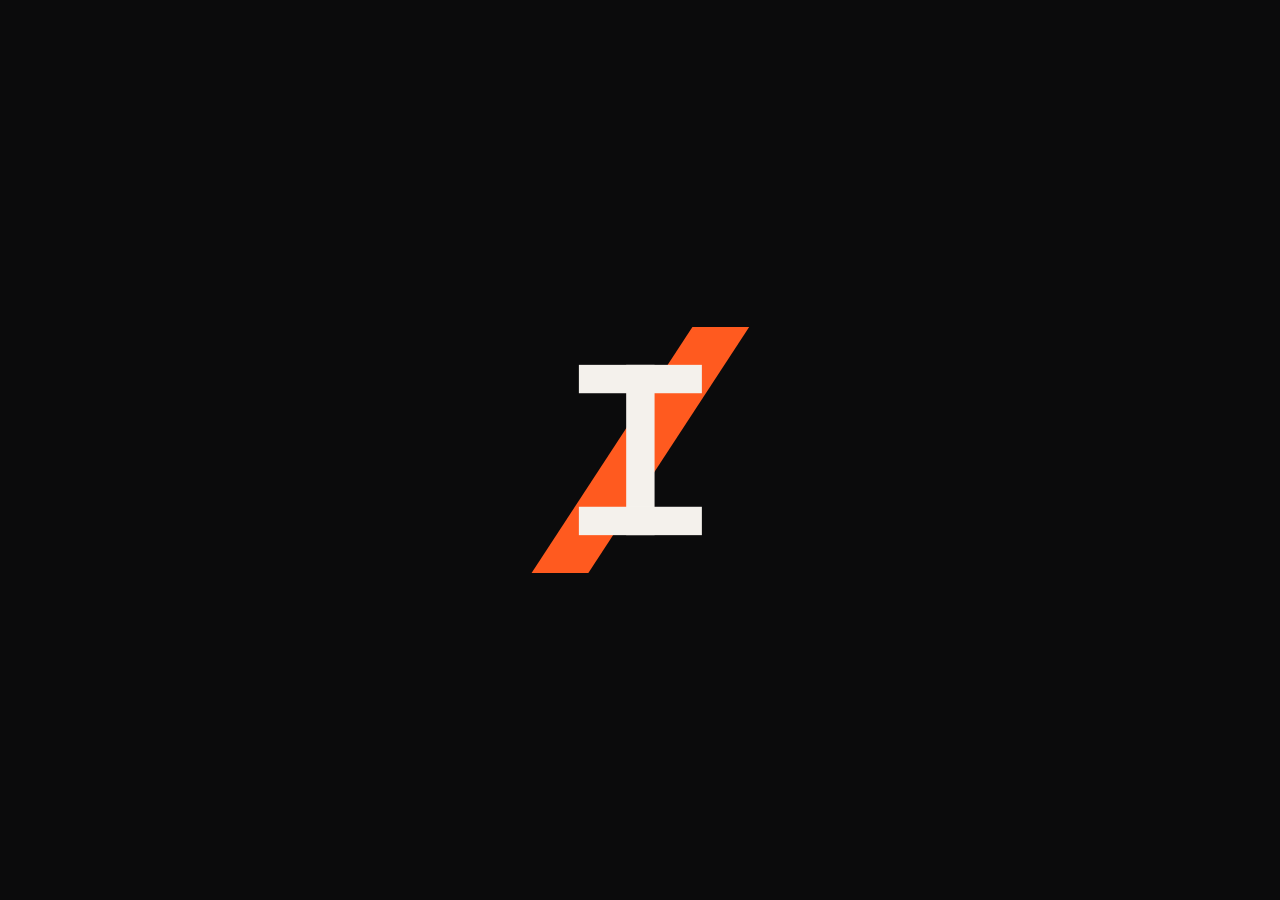
<file: tools/icon.html>
<!DOCTYPE html>
<html>
<head><meta charset="utf-8">
<style>
  *{margin:0;padding:0;box-sizing:border-box}
  html,body{background:#0B0B0C;display:grid;place-items:center;height:100%}
  .icon{position:relative;width:100%;height:100%;background:#0B0B0C;display:grid;place-items:center}
  svg{width:58%;height:58%}
</style>
</head>
<body>
<div class="icon">
  <svg viewBox="0 0 64 64" xmlns="http://www.w3.org/2000/svg">
    <path d="M43 6 L55 6 L21 58 L9 58 Z" fill="#FF5A1F"/>
    <g fill="#F4F1EC">
      <rect x="19" y="14" width="26" height="6"/>
      <rect x="29" y="14" width="6" height="36"/>
      <rect x="19" y="44" width="26" height="6"/>
    </g>
  </svg>
</div>
</body>
</html>
</file>
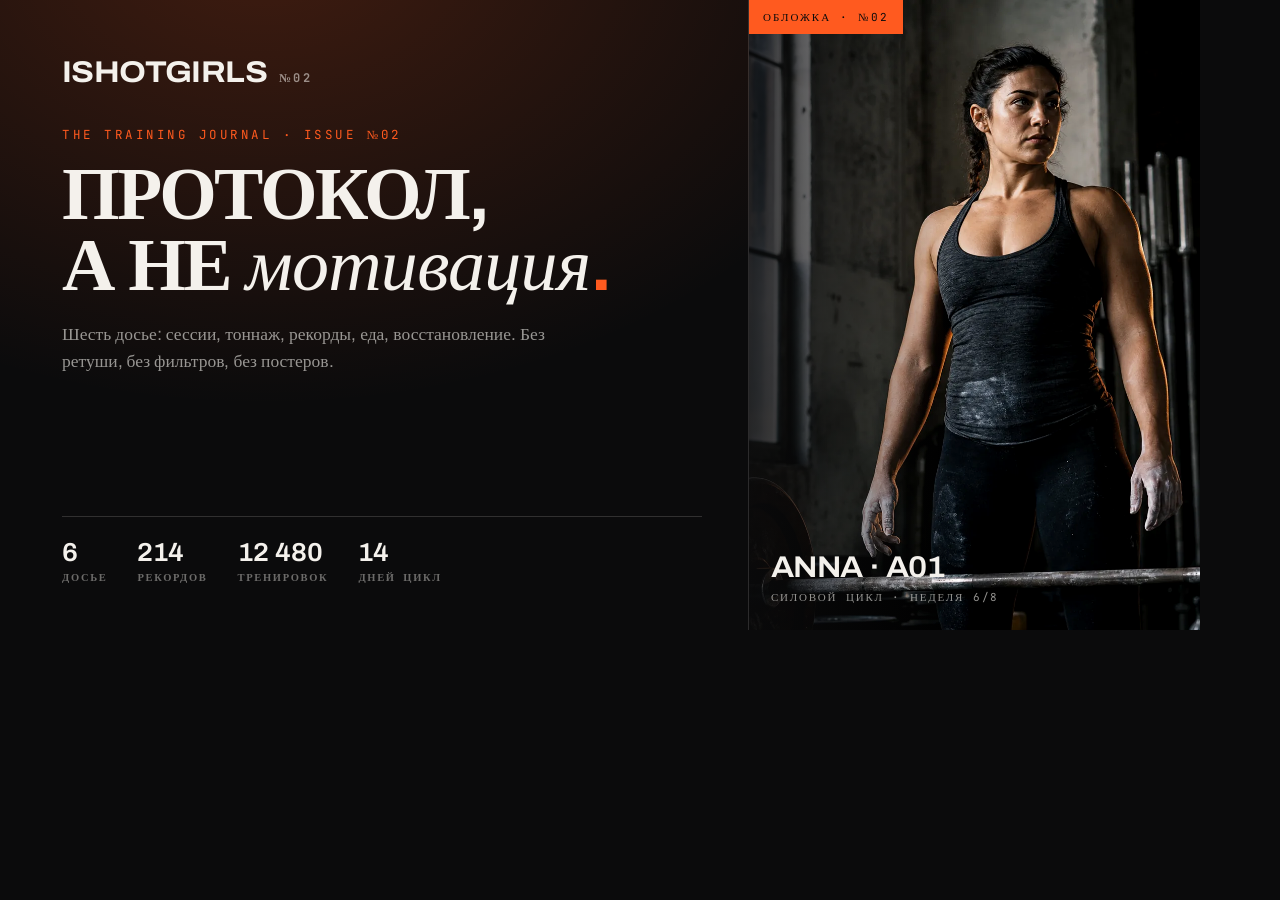
<file: tools/og.html>
<!DOCTYPE html>
<html lang="ru">
<head>
<meta charset="utf-8">
<style>
  @font-face{font-family:"Archivo";src:url("../assets/fonts/archivo-var.woff2") format("woff2-variations");font-weight:100 900;font-stretch:62% 125%}
  @font-face{font-family:"Instrument Serif";src:url("../assets/fonts/instrument-serif-italic.woff2") format("woff2");font-style:italic}
  @font-face{font-family:"JetBrains Mono";src:url("../assets/fonts/jetbrains-mono-var.woff2") format("woff2-variations");font-weight:100 800}
  *{margin:0;padding:0;box-sizing:border-box}
  html,body{width:1200px;height:630px;overflow:hidden;background:#0B0B0C}
  .og{position:relative;width:1200px;height:630px;display:grid;grid-template-columns:1fr 452px;background:#0B0B0C}
  .og::before{content:"";position:absolute;inset:0;background:radial-gradient(90% 120% at 22% -10%,rgba(255,90,31,.22),transparent 62%)}
  .l{position:relative;z-index:2;padding:56px 46px 48px 62px;display:flex;flex-direction:column}
  .brand{display:flex;align-items:baseline;gap:12px;font-family:"Archivo";font-weight:700;font-variation-settings:"wdth" 112,"wght" 700;font-size:30px;letter-spacing:-.02em;color:#F4F1EC;text-transform:uppercase}
  .brand i{font-family:"JetBrains Mono";font-style:normal;font-size:12px;letter-spacing:.2em;color:rgba(244,241,236,.55)}
  .kick{margin-top:38px;font-family:"JetBrains Mono";font-size:12.5px;letter-spacing:.2em;text-transform:uppercase;color:#FF5A1F}
  h1{margin-top:16px;font-family:"Archivo";font-weight:600;font-variation-settings:"wdth" 108,"wght" 620;font-size:74px;line-height:.96;letter-spacing:-.035em;color:#F4F1EC;text-transform:uppercase}
  h1 em{font-family:"Instrument Serif";font-style:italic;font-weight:400;text-transform:none;letter-spacing:-.01em}
  h1 .dot{color:#FF5A1F}
  .sub{margin-top:20px;max-width:52ch;font-family:"Archivo";font-size:17.5px;line-height:1.55;color:rgba(244,241,236,.6)}
  .bar{margin-top:auto;display:flex;gap:30px;padding-top:22px;border-top:1px solid rgba(244,241,236,.16)}
  .bar div{font-family:"Archivo";font-weight:600;font-variation-settings:"wdth" 104,"wght" 620;font-size:26px;line-height:1;color:#F4F1EC}
  .bar span{display:block;margin-top:7px;font-family:"JetBrains Mono";font-size:10.5px;letter-spacing:.16em;text-transform:uppercase;color:rgba(244,241,236,.42)}
  .r{position:relative;overflow:hidden;border-left:1px solid rgba(244,241,236,.14)}
  .r img{width:100%;height:100%;object-fit:cover;object-position:50% 20%;filter:saturate(.92) contrast(1.05)}
  .r::after{content:"";position:absolute;inset:0;background:linear-gradient(to right,rgba(11,11,12,.85),transparent 46%)}
  .tag{position:absolute;z-index:3;top:0;left:0;background:#FF5A1F;color:#0B0B0C;padding:10px 14px;font-family:"JetBrains Mono";font-size:11px;letter-spacing:.18em;text-transform:uppercase}
  .spec{position:absolute;z-index:3;left:22px;bottom:26px;color:#F4F1EC}
  .spec b{display:block;font-family:"Archivo";font-weight:600;font-variation-settings:"wdth" 108,"wght" 640;font-size:30px;line-height:1;text-transform:uppercase;letter-spacing:-.02em}
  .spec span{display:block;margin-top:8px;font-family:"JetBrains Mono";font-size:11px;letter-spacing:.16em;text-transform:uppercase;color:rgba(244,241,236,.6)}
</style>
</head>
<body>
<div class="og">
  <div class="l">
    <div class="brand"><span>ISHOTGIRLS</span><i>№02</i></div>
    <p class="kick">The Training Journal · Issue №02</p>
    <h1>Протокол,<br>а не <em>мотивация</em><span class="dot">.</span></h1>
    <p class="sub">Шесть досье: сессии, тоннаж, рекорды, еда, восстановление. Без ретуши, без фильтров, без постеров.</p>
    <div class="bar">
      <div>6<span>Досье</span></div>
      <div>214<span>Рекордов</span></div>
      <div>12 480<span>Тренировок</span></div>
      <div>14<span>Дней цикл</span></div>
    </div>
  </div>
  <div class="r">
    <span class="tag">Обложка · №02</span>
    <img src="../assets/img/hero-1000.webp" alt="">
    <div class="spec"><b>Anna · A01</b><span>Силовой цикл · неделя 6/8</span></div>
  </div>
</div>
</body>
</html>
</file>
